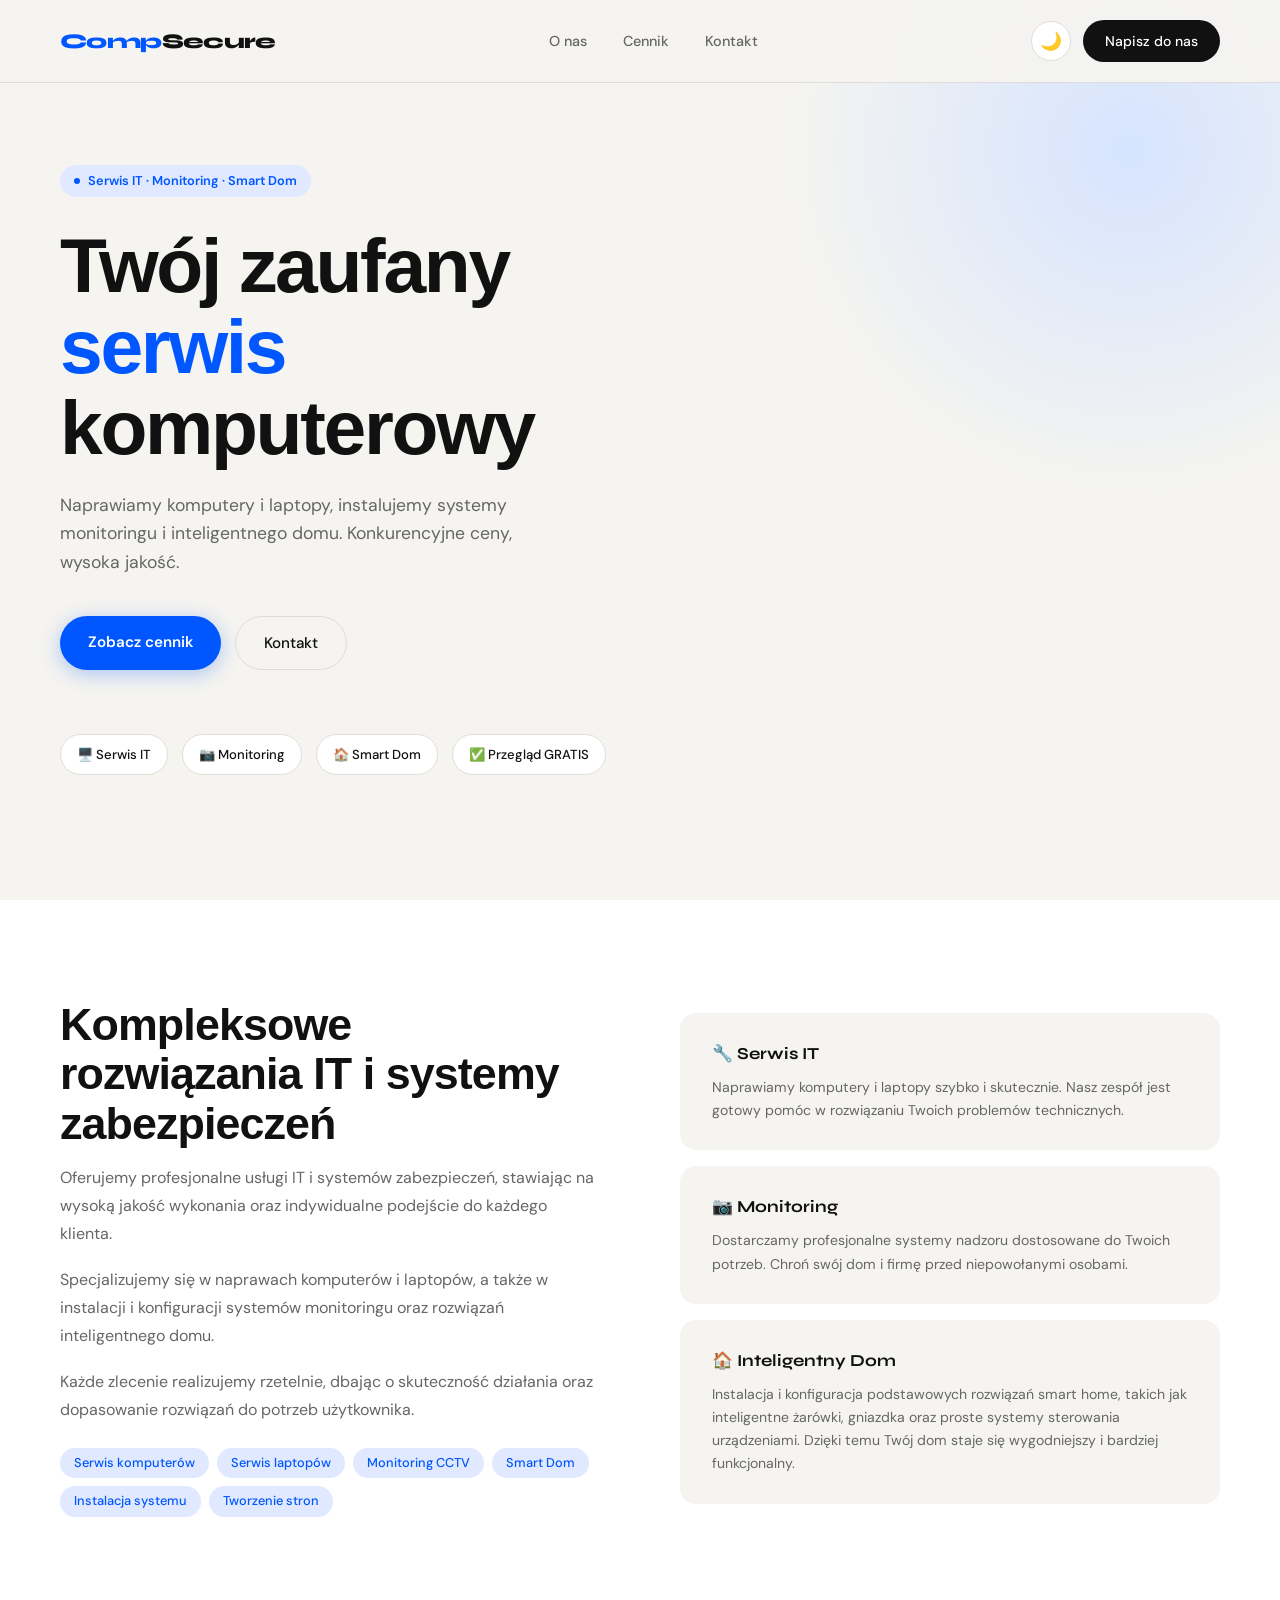
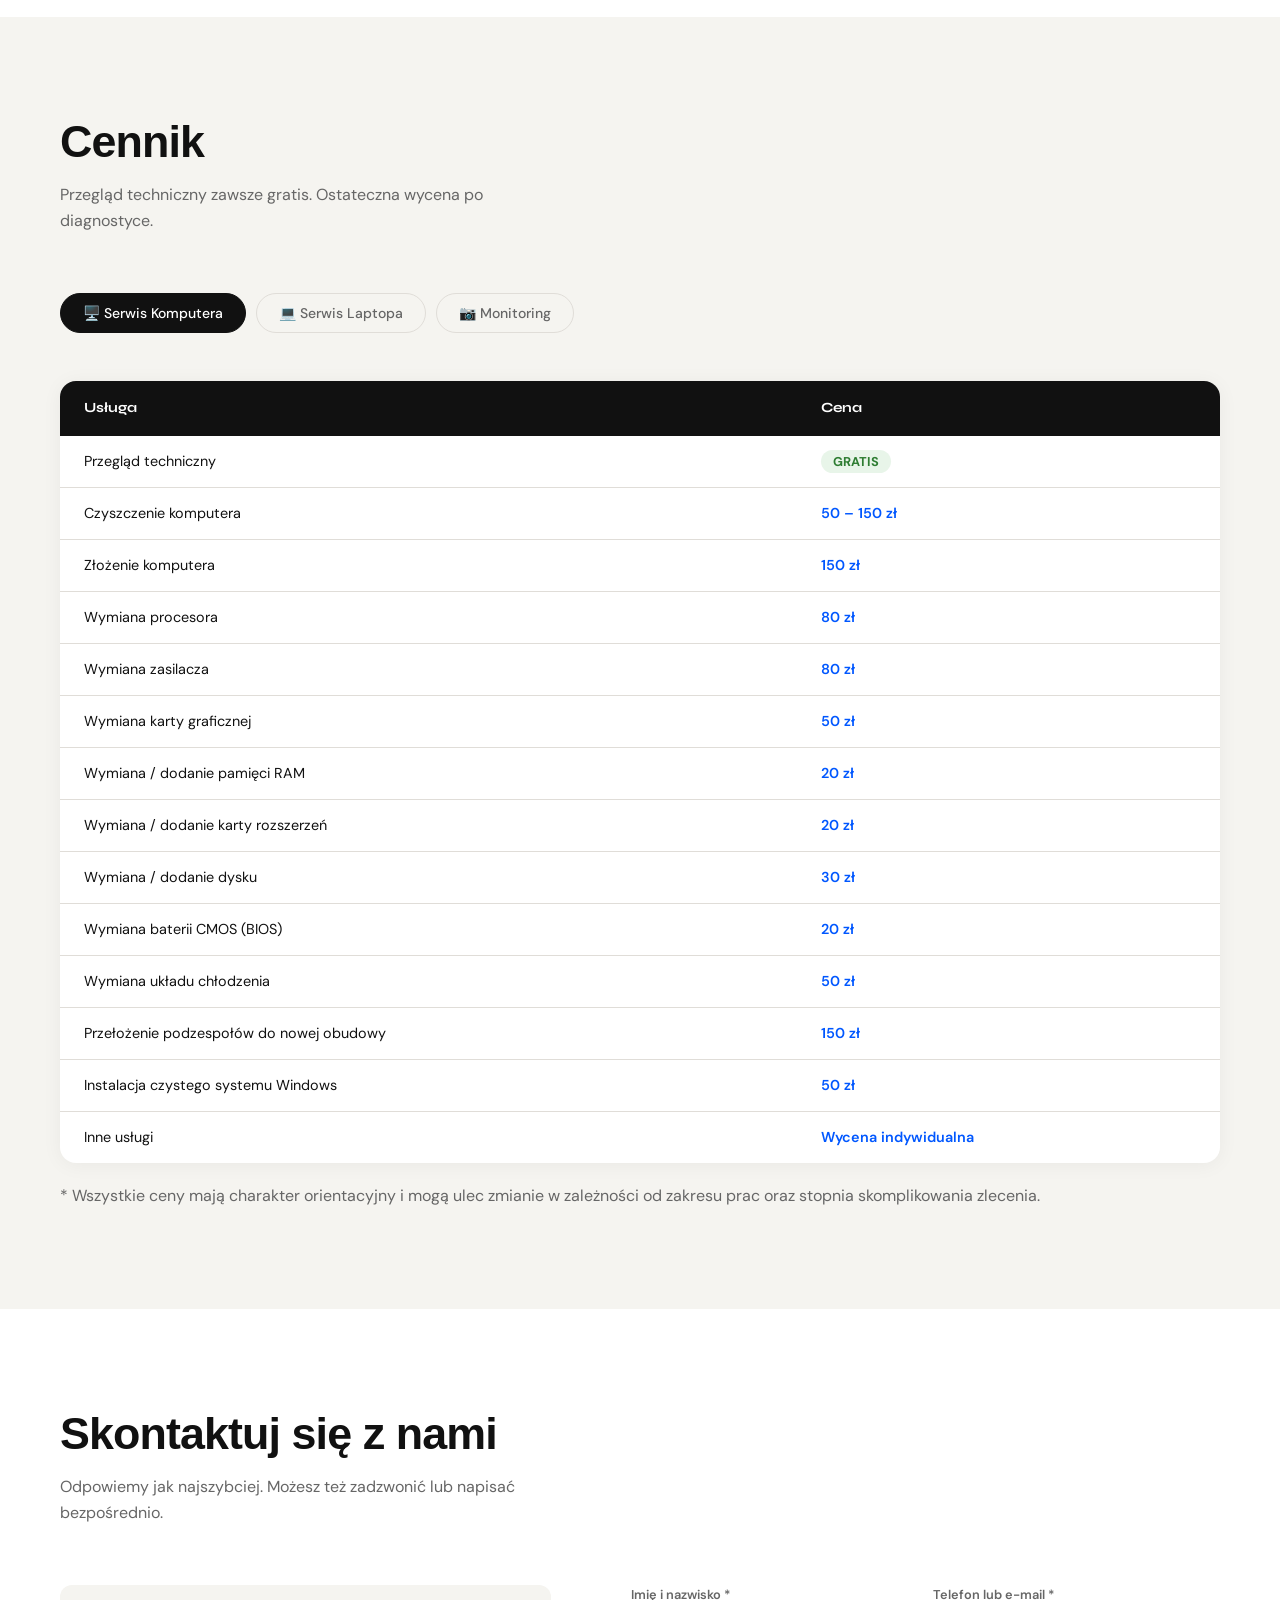
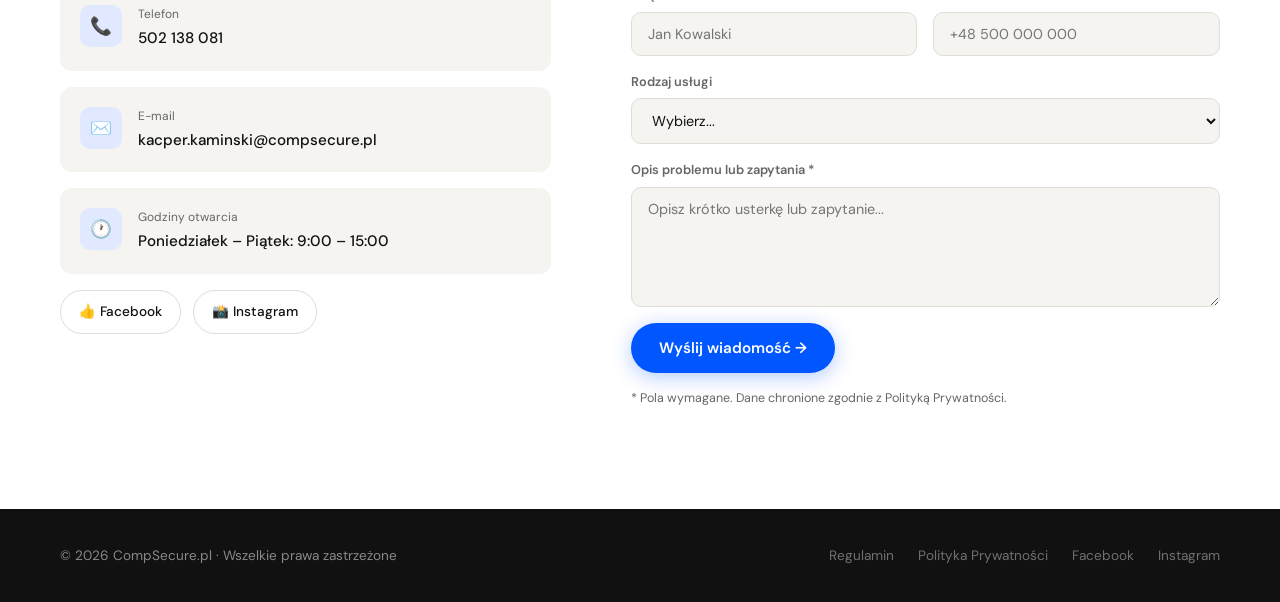
<file: index.html>
<!DOCTYPE html>
<html lang="pl">
<head>
  <meta charset="UTF-8" />
  <meta name="viewport" content="width=device-width, initial-scale=1.0"/>
  <title>CompSecure – Serwis Komputerowy</title>
  <link href="https://fonts.googleapis.com/css2?family=DM+Sans:wght@300;400;500;600&family=Syne:wght@700;800&display=swap" rel="stylesheet"/>
  <link rel="stylesheet" href="style.css">
  <link rel="icon" href="logobialemale.png">
</head>
<body>

<nav>
  <a class="nav-logo" href="index.html"><span>Comp</span>Secure</a>
  <ul class="nav-links">
    <li><a href="#about">O nas</a></li>
    <li><a href="#pricing">Cennik</a></li>
    <li><a href="#contact">Kontakt</a></li>
  </ul>
  <div style="display:flex;align-items:center;gap:12px">
    <button class="theme-toggle" onclick="toggleTheme()" id="themeBtn" title="Przełącz tryb">🌙</button>
    <a href="index.html#contact" class="nav-cta">Napisz do nas</a>
  </div>
</nav>

<section class="hero" id="home">
  <div class="hero-bg"></div>
  <div class="hero-content">
    <div class="hero-badge">Serwis IT · Monitoring · Smart Dom</div>
    <h1>Twój zaufany<br/><em>serwis</em><br/>komputerowy</h1>
    <p>Naprawiamy komputery i laptopy, instalujemy systemy monitoringu i inteligentnego domu. Konkurencyjne ceny, wysoka jakość.</p>
    <div class="hero-btns">
      <a href="#pricing" class="btn-primary">Zobacz cennik</a>
      <a href="#contact" class="btn-ghost">Kontakt</a>
    </div>
    <div class="hero-icons">
      <div class="hero-icon-item">🖥️ Serwis IT</div>
      <div class="hero-icon-item">📷 Monitoring</div>
      <div class="hero-icon-item">🏠 Smart Dom</div>
      <div class="hero-icon-item">✅ Przegląd GRATIS</div>
    </div>
  </div>
</section>

<section id="about">
  <div class="about-grid">
    <div class="about-text">
      <h2 class="section-title">Kompleksowe rozwiązania IT i systemy zabezpieczeń</h2>
      <p>Oferujemy profesjonalne usługi IT i systemów zabezpieczeń, stawiając na wysoką jakość wykonania oraz indywidualne podejście do każdego klienta.</p>
      <p>Specjalizujemy się w naprawach komputerów i laptopów, a także w instalacji i konfiguracji systemów monitoringu oraz rozwiązań inteligentnego domu.</p>
      <p>Każde zlecenie realizujemy rzetelnie, dbając o skuteczność działania oraz dopasowanie rozwiązań do potrzeb użytkownika.</p>
      <div class="tag-list">
        <span class="tag">Serwis komputerów</span>
        <span class="tag">Serwis laptopów</span>
        <span class="tag">Monitoring CCTV</span>
        <span class="tag">Smart Dom</span>
        <span class="tag">Instalacja systemu</span>
        <span class="tag">Tworzenie stron</span>
      </div>
    </div>
    <div class="about-cards">
      <div class="about-card">
        <h3>🔧 Serwis IT</h3>
        <p>Naprawiamy komputery i laptopy szybko i skutecznie. Nasz zespół jest gotowy pomóc w rozwiązaniu Twoich problemów technicznych.</p>
      </div>
      <div class="about-card">
        <h3>📷 Monitoring</h3>
        <p>Dostarczamy profesjonalne systemy nadzoru dostosowane do Twoich potrzeb. Chroń swój dom i firmę przed niepowołanymi osobami.</p>
      </div>
      <div class="about-card">
        <h3>🏠 Inteligentny Dom</h3>
        <p>Instalacja i konfiguracja podstawowych rozwiązań smart home, takich jak inteligentne żarówki, gniazdka oraz proste systemy sterowania urządzeniami. Dzięki temu Twój dom staje się wygodniejszy i bardziej funkcjonalny.</p>
      </div>
    </div>
  </div>
</section>

<section id="pricing">
  <h2 class="section-title">Cennik</h2>
  <p class="section-sub">Przegląd techniczny zawsze gratis. Ostateczna wycena po diagnostyce.</p>
  <div class="pricing-tabs">
    <button class="tab-btn active" onclick="showTab('komputer', this)">🖥️ Serwis Komputera</button>
    <button class="tab-btn" onclick="showTab('laptop', this)">💻 Serwis Laptopa</button>
    <button class="tab-btn" onclick="showTab('monitoring', this)">📷 Monitoring</button>
  </div>

  <div class="pricing-table-wrap active" id="tab-komputer">
    <table>
      <thead><tr><th>Usługa</th><th>Cena</th></tr></thead>
      <tbody>
        <tr><td>Przegląd techniczny</td><td><span class="free-badge">GRATIS</span></td></tr>
        <tr><td>Czyszczenie komputera</td><td>50 – 150 zł</td></tr>
        <tr><td>Złożenie komputera</td><td>150 zł</td></tr>
        <tr><td>Wymiana procesora</td><td>80 zł</td></tr>
        <tr><td>Wymiana zasilacza</td><td>80 zł</td></tr>
        <tr><td>Wymiana karty graficznej</td><td>50 zł</td></tr>
        <tr><td>Wymiana / dodanie pamięci RAM</td><td>20 zł</td></tr>
        <tr><td>Wymiana / dodanie karty rozszerzeń</td><td>20 zł</td></tr>
        <tr><td>Wymiana / dodanie dysku</td><td>30 zł</td></tr>
        <tr><td>Wymiana baterii CMOS (BIOS)</td><td>20 zł</td></tr>
        <tr><td>Wymiana układu chłodzenia</td><td>50 zł</td></tr>
        <tr><td>Przełożenie podzespołów do nowej obudowy</td><td>150 zł</td></tr>
        <tr><td>Instalacja czystego systemu Windows</td><td>50 zł</td></tr>
        <tr><td>Inne usługi</td><td>Wycena indywidualna</td></tr>
      </tbody>
    </table>
  </div>

  <div class="pricing-table-wrap" id="tab-laptop">
    <table>
      <thead><tr><th>Usługa</th><th>Cena</th></tr></thead>
      <tbody>
        <tr><td>Przegląd techniczny</td><td><span class="free-badge">GRATIS</span></td></tr>
        <tr><td>Czyszczenie laptopa</td><td>od 150 zł</td></tr>
        <tr><td>Wymiana / dodanie pamięci RAM</td><td>100 zł</td></tr>
        <tr><td>Wymiana / dodanie dysku</td><td>30 – 100 zł</td></tr>
        <tr><td>Instalacja czystego systemu Windows</td><td>50 zł</td></tr>
        <tr><td>Inne usługi</td><td>Wycena indywidualna</td></tr>
      </tbody>
    </table>
  </div>

  <div class="pricing-table-wrap" id="tab-monitoring">
    <table>
      <thead><tr><th>Usługa</th><th>Cena</th></tr></thead>
      <tbody>
        <tr><td>Wykonanie projektu</td><td><span class="free-badge">GRATIS</span></td></tr>
      </tbody>
    </table>
    <div class="monitoring-note">
      💬 Wycenę dostosowujemy do Twoich potrzeb, uwzględniając specyfikę budynku i rozmieszczenie kamer. Skontaktuj się z nami, aby umówić spotkanie i otrzymać spersonalizowaną ofertę.
    </div>
  </div>
  <p class="section-sub-1">* Wszystkie ceny mają charakter orientacyjny i mogą ulec zmianie w zależności od zakresu prac oraz stopnia skomplikowania zlecenia.</p>
</section>

<section id="contact">
  <h2 class="section-title">Skontaktuj się z nami</h2>
  <p class="section-sub">Odpowiemy jak najszybciej. Możesz też zadzwonić lub napisać bezpośrednio.</p>

  <div class="contact-grid">
    <div class="contact-info">
      <div class="contact-item">
        <div class="contact-icon">📞</div>
        <div>
          <div class="contact-item-label">Telefon</div>
          <div class="contact-item-value"><a href="tel:502138081">502 138 081</a></div>
        </div>
      </div>
      <div class="contact-item">
        <div class="contact-icon">✉️</div>
        <div>
          <div class="contact-item-label">E-mail</div>
          <div class="contact-item-value"><a href="mailto:kacper.kaminski@compsecure.pl">kacper.kaminski@compsecure.pl</a></div>
        </div>
      </div>
      <div class="contact-item">
        <div class="contact-icon">🕐</div>
        <div>
          <div class="contact-item-label">Godziny otwarcia</div>
          <div class="contact-item-value">Poniedziałek – Piątek: 9:00 – 15:00</div>
        </div>
      </div>
      <div class="social-links">
        <a href="https://www.facebook.com/CompAndSecure/" target="_blank" class="social-btn">👍 Facebook</a>
        <a href="https://www.instagram.com/comp.secure/" target="_blank" class="social-btn">📸 Instagram</a>
      </div>
    </div>

<form class="form" action="https://formspree.io/f/xwvaovkk" method="POST">

  <div class="form-row">
    <div class="field">
      <label>Imię i nazwisko *</label>
      <input type="text" id="name" name="name" placeholder="Jan Kowalski" required />
    </div>

    <div class="field">
      <label>Telefon lub e-mail *</label>
      <input type="text" id="contactField" name="contact" placeholder="+48 500 000 000" required />
    </div>
  </div>

  <div class="field">
    <label>Rodzaj usługi</label>
    <select id="device" name="service">
      <option value="">Wybierz...</option>
      <option>Serwis komputera</option>
      <option>Serwis laptopa</option>
      <option>Monitoring</option>
      <option>Smart Dom</option>
      <option>Inne</option>
    </select>
  </div>

  <div class="field">
    <label>Opis problemu lub zapytania *</label>
    <textarea id="message" name="message" placeholder="Opisz krótko usterkę lub zapytanie..." required></textarea>
  </div>

  <button class="form-submit" type="submit">
    Wyślij wiadomość →
  </button>

  <p class="form-note">
    * Pola wymagane. Dane chronione zgodnie z Polityką Prywatności.
  </p>

  <div class="form-success" id="formSuccess">
    ✅ Dziękujemy! Odezwiemy się jak najszybciej.
  </div>

</form>
  </div>
</section>

<footer>
  <div>© <span id="year"></span> CompSecure.pl · Wszelkie prawa zastrzeżone</div>
  <div class="footer-links">
    <a href="regulamin.html">Regulamin</a>
    <a href="polityka.html">Polityka Prywatności</a>
    <a href="https://www.facebook.com/CompAndSecure/" target="_blank">Facebook</a>
    <a href="https://www.instagram.com/comp.secure/" target="_blank">Instagram</a>
  </div>
</footer>
<script src="script.js"></script>
</body>
</html>
</file>
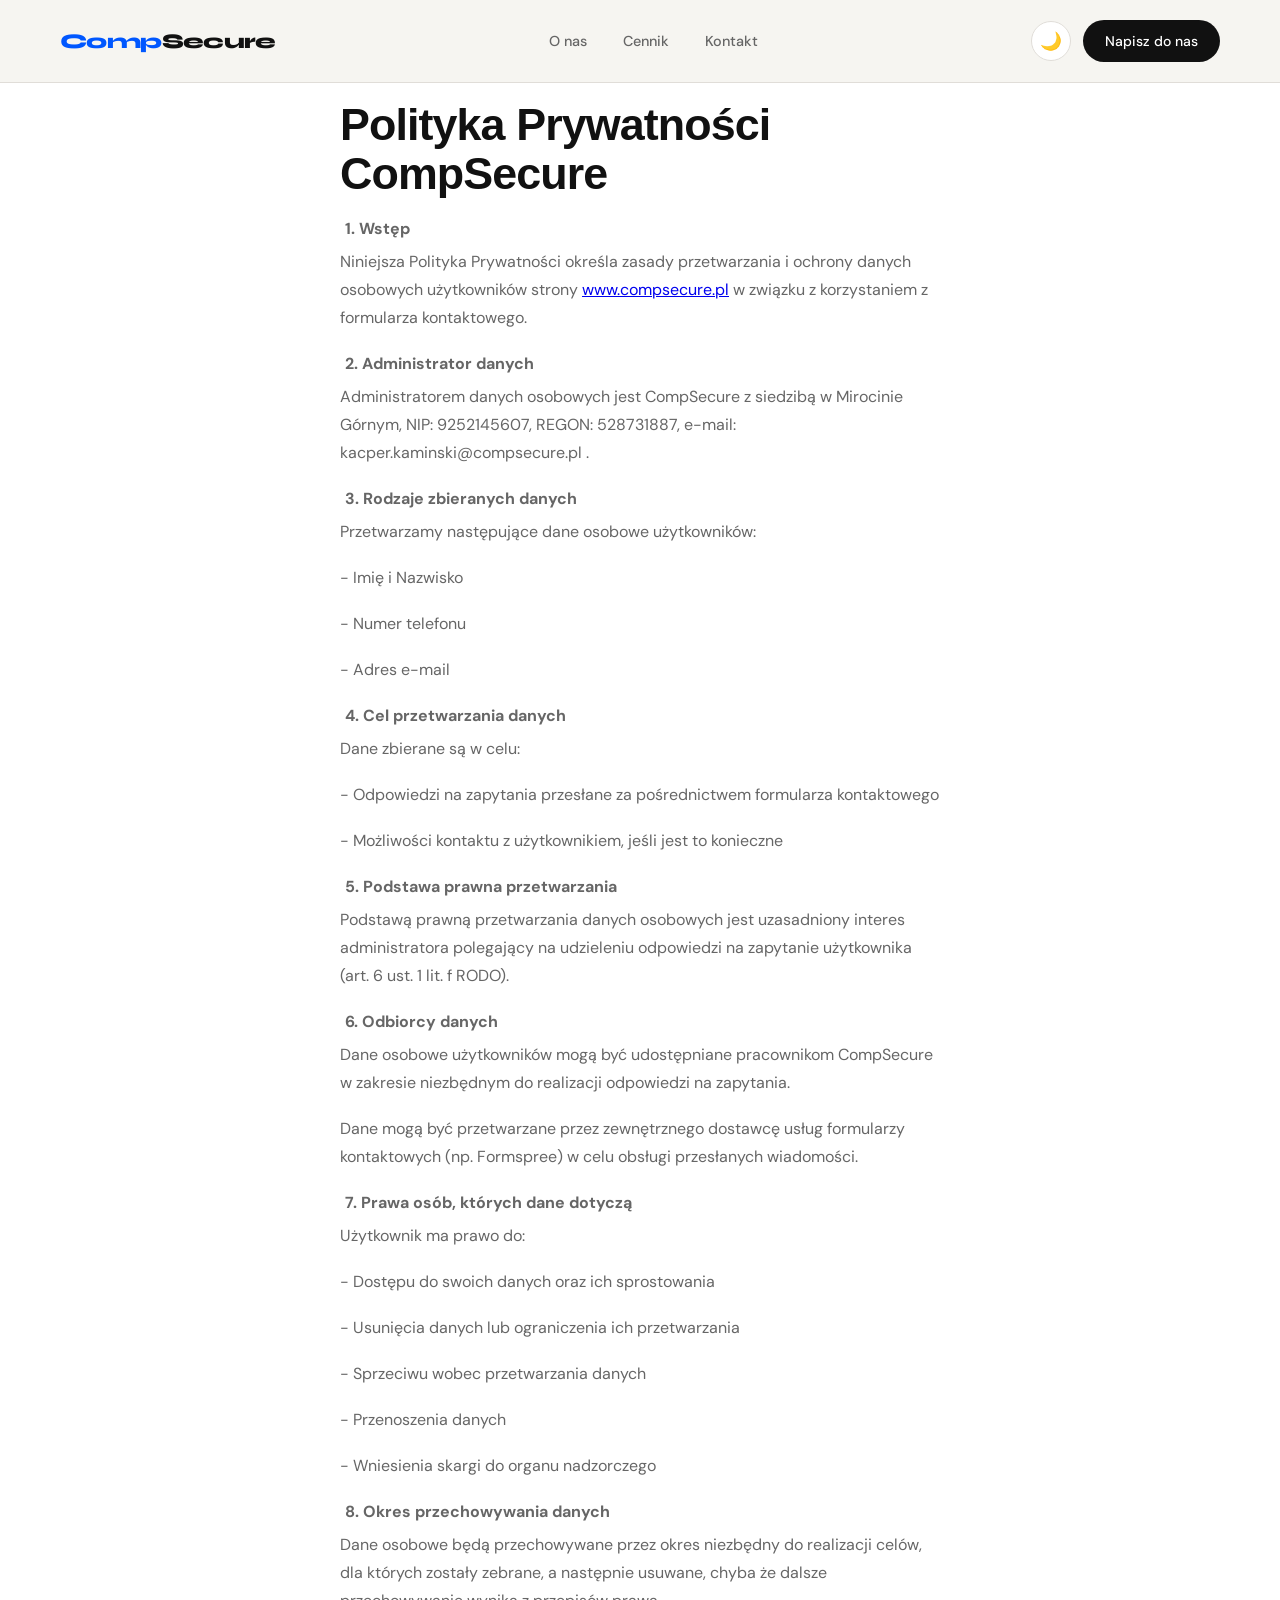
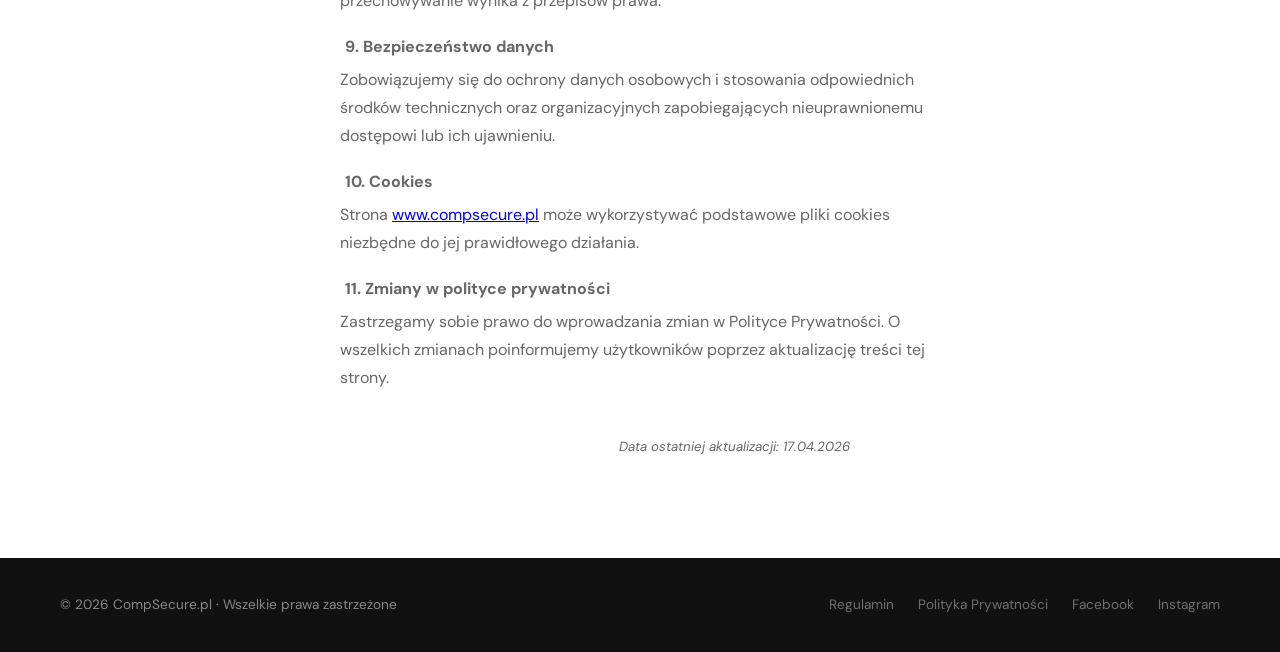
<file: polityka.html>
<!DOCTYPE html>
<html lang="pl">
<head>
  <meta charset="UTF-8" />
  <meta name="viewport" content="width=device-width, initial-scale=1.0"/>
  <title>CompSecure – Serwis Komputerowy</title>
  <link href="https://fonts.googleapis.com/css2?family=DM+Sans:wght@300;400;500;600&family=Syne:wght@700;800&display=swap" rel="stylesheet"/>
  <link rel="stylesheet" href="style.css">
</head>
<body>

<nav>
  <a class="nav-logo" href="index.html"><span>Comp</span>Secure</a>
  <ul class="nav-links">
    <li><a href="index.html#about">O nas</a></li>
    <li><a href="index.html#pricing">Cennik</a></li>
    <li><a href="index.html#contact">Kontakt</a></li>
  </ul>
  <div style="display:flex;align-items:center;gap:12px">
    <button class="theme-toggle" onclick="toggleTheme()" id="themeBtn" title="Przełącz tryb">🌙</button>
    <a href="index.html#contact" class="nav-cta">Napisz do nas</a>
  </div>
</nav>

<section id="about">
  <div class="about-grid-regulamin">
	<div></div>
    <div class="about-text">
      <h2 class="section-title">Polityka Prywatności CompSecure</h2> 
		

        <p id="paragraf">1. Wstęp</p>
        <p id="numer">Niniejsza Polityka Prywatności określa zasady przetwarzania i ochrony danych osobowych użytkowników strony <a href="https://compsecure.pl">www.compsecure.pl</a> w związku z korzystaniem z formularza kontaktowego.</p>
        <p id="paragraf">2. Administrator danych</p>
        <p id="numer">Administratorem danych osobowych jest CompSecure z siedzibą w Mirocinie Górnym, NIP: 9252145607, REGON: 528731887, e-mail: kacper.kaminski@compsecure.pl .</p>
        <p id="paragraf">3. Rodzaje zbieranych danych</p>
        <p id="numer">Przetwarzamy następujące dane osobowe użytkowników:</p>
        <p id="minus">- Imię i Nazwisko</p>
        <p id="minus">- Numer telefonu</p>
		<p id="minus">- Adres e-mail</p>
        <p id="paragraf">4. Cel przetwarzania danych</p>
        <p id="numer">Dane zbierane są w celu:</p>
        <p id="minus">- Odpowiedzi na zapytania przesłane za pośrednictwem formularza kontaktowego</p>
        <p id="minus">- Możliwości kontaktu z użytkownikiem, jeśli jest to konieczne</p>
        <p id="paragraf">5. Podstawa prawna przetwarzania</p>
        <p id="numer">Podstawą prawną przetwarzania danych osobowych jest uzasadniony interes administratora polegający na udzieleniu odpowiedzi na zapytanie użytkownika (art. 6 ust. 1 lit. f RODO).</p>
        <p id="paragraf">6. Odbiorcy danych</p>
        <p id="numer">Dane osobowe użytkowników mogą być udostępniane pracownikom CompSecure w zakresie niezbędnym do realizacji odpowiedzi na zapytania.</p>
		<p id="numer">Dane mogą być przetwarzane przez zewnętrznego dostawcę usług formularzy kontaktowych (np. Formspree) w celu obsługi przesłanych wiadomości.</p>
        <p id="paragraf">7. Prawa osób, których dane dotyczą</p>
        <p id="numer">Użytkownik ma prawo do:</p>
        <p id="minus">- Dostępu do swoich danych oraz ich sprostowania</p>
        <p id="minus">- Usunięcia danych lub ograniczenia ich przetwarzania</p>
        <p id="minus">- Sprzeciwu wobec przetwarzania danych</p>
        <p id="minus">- Przenoszenia danych</p>
        <p id="minus">- Wniesienia skargi do organu nadzorczego</p>
        <p id="paragraf">8. Okres przechowywania danych</p>
        <p id="numer">Dane osobowe będą przechowywane przez okres niezbędny do realizacji celów, dla których zostały zebrane, a następnie usuwane, chyba że dalsze przechowywanie wynika z przepisów prawa.</p>
        <p id="paragraf">9. Bezpieczeństwo danych</p>
        <p id="numer">Zobowiązujemy się do ochrony danych osobowych i stosowania odpowiednich środków technicznych oraz organizacyjnych zapobiegających nieuprawnionemu dostępowi lub ich ujawnieniu.</p>
        <p id="paragraf">10. Cookies</p>
        <p id="numer">Strona <a href="https://compsecure.pl">www.compsecure.pl</a> może wykorzystywać podstawowe pliki cookies niezbędne do jej prawidłowego działania.</p>
        <p id="paragraf">11. Zmiany w polityce prywatności</p>
        <p id="numer">Zastrzegamy sobie prawo do wprowadzania zmian w Polityce Prywatności. O wszelkich zmianach poinformujemy użytkowników poprzez aktualizację treści tej strony.</p><br>
        <p id="data">Data ostatniej aktualizacji: 17.04.2026</p>


		
    </div>
	<div></div>
  </div>
</section>

<footer>
  <div>© <span id="year"></span> CompSecure.pl · Wszelkie prawa zastrzeżone</div>
  <div class="footer-links">
    <a href="https://compsecure.pl/regulamin.html">Regulamin</a>
    <a href="https://compsecure.pl/polityka.html">Polityka Prywatności</a>
    <a href="https://www.facebook.com/CompAndSecure/" target="_blank">Facebook</a>
    <a href="https://www.instagram.com/comp.secure/" target="_blank">Instagram</a>
  </div>
</footer>
<script src="script.js"></script>
</body>
</html>
</file>
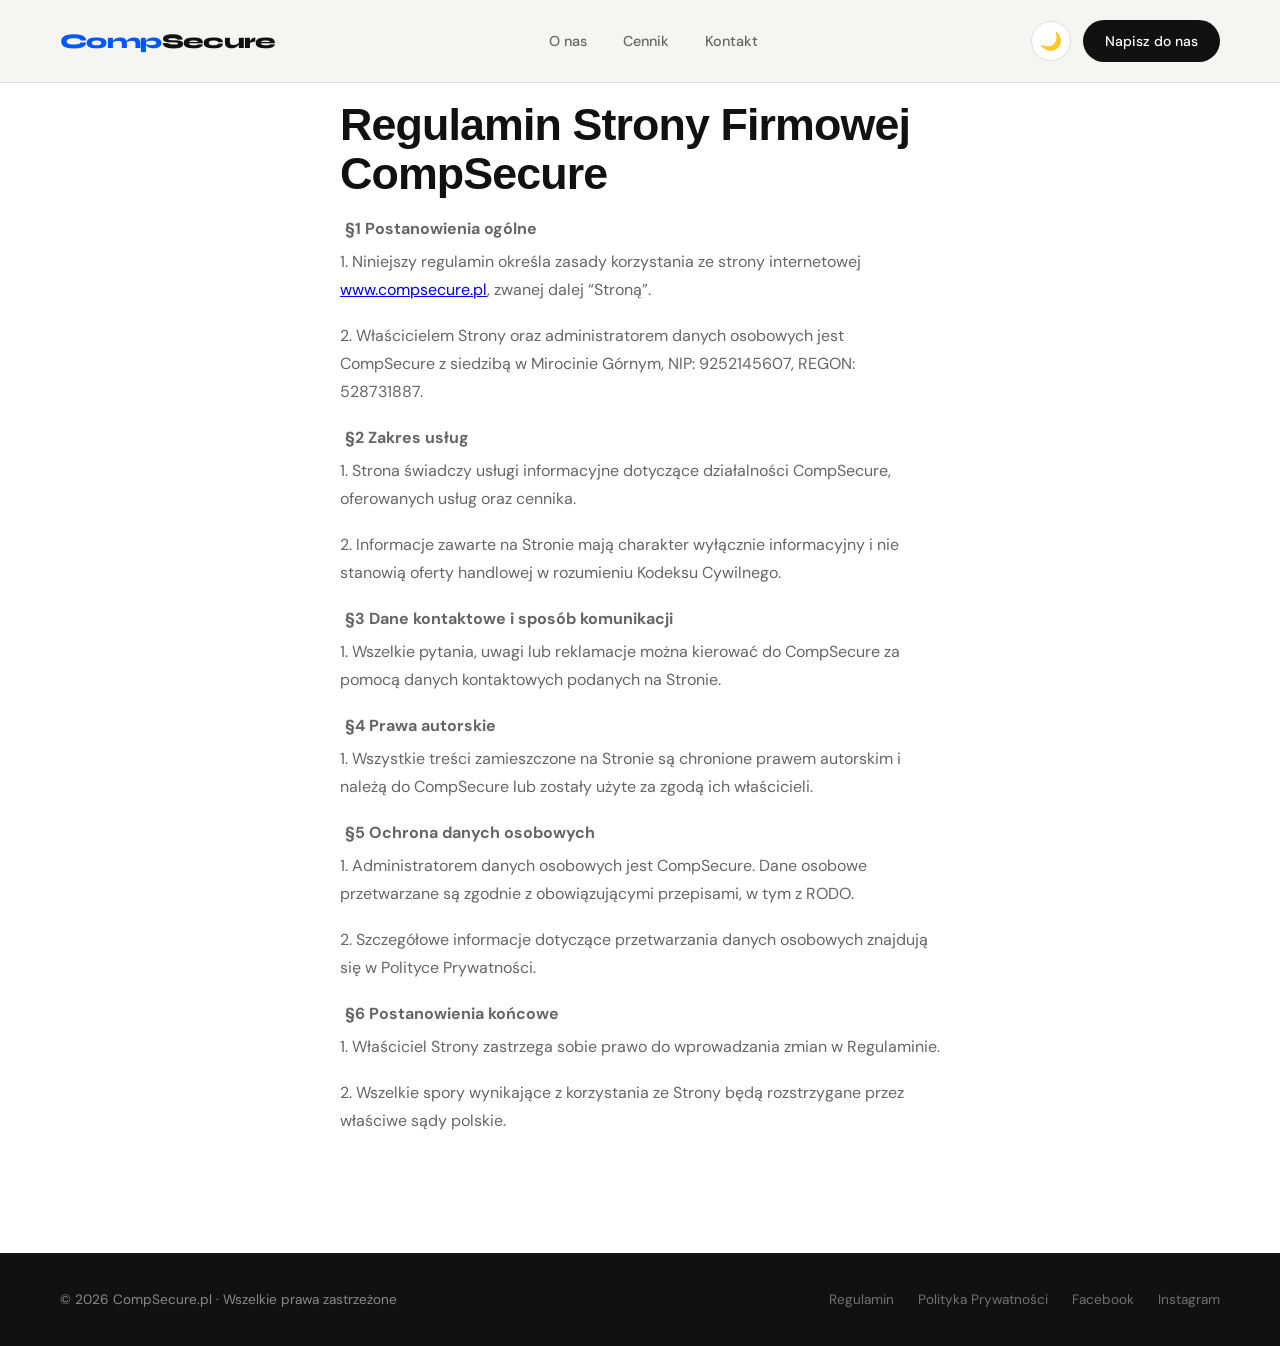
<file: regulamin.html>
<!DOCTYPE html>
<html lang="pl">
<head>
  <meta charset="UTF-8" />
  <meta name="viewport" content="width=device-width, initial-scale=1.0"/>
  <title>CompSecure – Serwis Komputerowy</title>
  <link href="https://fonts.googleapis.com/css2?family=DM+Sans:wght@300;400;500;600&family=Syne:wght@700;800&display=swap" rel="stylesheet"/>
  <link rel="stylesheet" href="style.css">
</head>
<body>

<nav>
  <a class="nav-logo" href="index.html"><span>Comp</span>Secure</a>
  <ul class="nav-links">
    <li><a href="index.html#about">O nas</a></li>
    <li><a href="index.html#pricing">Cennik</a></li>
    <li><a href="index.html#contact">Kontakt</a></li>
  </ul>
  <div style="display:flex;align-items:center;gap:12px">
    <button class="theme-toggle" onclick="toggleTheme()" id="themeBtn" title="Przełącz tryb">🌙</button>
    <a href="index.html#contact" class="nav-cta">Napisz do nas</a>
  </div>
</nav>

<section id="about">
  <div class="about-grid-regulamin">
	<div></div>
    <div class="about-text">
      <h2 class="section-title">Regulamin Strony Firmowej CompSecure</h2> 
		<p id="paragraf">§1 Postanowienia ogólne</p>
        <p id="numer">1. Niniejszy regulamin określa zasady korzystania ze strony internetowej <a href="https://compsecure.pl">www.compsecure.pl</a>, zwanej dalej “Stroną”.</p>
        <p id="numer">2. Właścicielem Strony oraz administratorem danych osobowych jest ​CompSecure z siedzibą w Mirocinie Górnym, NIP: 9252145607, REGON: 528731887.</p>
        <p id="paragraf">§2 Zakres usług</p>
        <p id="numer">1. Strona świadczy usługi informacyjne dotyczące działalności ​CompSecure, oferowanych usług oraz cennika.</p>
        <p id="numer">2. Informacje zawarte na Stronie mają charakter wyłącznie informacyjny i nie stanowią oferty handlowej w rozumieniu Kodeksu Cywilnego.</p>
        <p id="paragraf">§3 Dane kontaktowe i sposób komunikacji</p>
        <p id="numer">1. Wszelkie pytania, uwagi lub reklamacje można kierować do ​CompSecure za pomocą danych kontaktowych podanych na Stronie.</p>
        <p id="paragraf">§4 Prawa autorskie </p>
        <p id="numer">1. Wszystkie treści zamieszczone na Stronie są chronione prawem autorskim i należą do CompSecure lub zostały użyte za zgodą ich właścicieli.</p>
        <p id="paragraf">§5 Ochrona danych osobowych</p>
        <p id="numer">1. Administratorem danych osobowych jest ​CompSecure. Dane osobowe przetwarzane są zgodnie z obowiązującymi przepisami, w tym z RODO.</p>
        <p id="numer">2. Szczegółowe informacje dotyczące przetwarzania danych osobowych znajdują się w Polityce Prywatności.</p>
        <p id="paragraf">§6 Postanowienia końcowe</p>
        <p id="numer">1. Właściciel Strony zastrzega sobie prawo do wprowadzania zmian w Regulaminie.</p>
        <p id="numer">2. Wszelkie spory wynikające z korzystania ze Strony będą rozstrzygane przez właściwe sądy polskie.</p>	  
    </div>
	<div></div>
  </div>
</section>

<footer>
  <div>© <span id="year"></span> CompSecure.pl · Wszelkie prawa zastrzeżone</div>
  <div class="footer-links">
    <a href="https://compsecure.pl/regulamin.html">Regulamin</a>
    <a href="https://compsecure.pl/polityka.html">Polityka Prywatności</a>
    <a href="https://www.facebook.com/CompAndSecure/" target="_blank">Facebook</a>
    <a href="https://www.instagram.com/comp.secure/" target="_blank">Instagram</a>
  </div>
</footer>
<script src="script.js"></script>
</body>
</html>
</file>
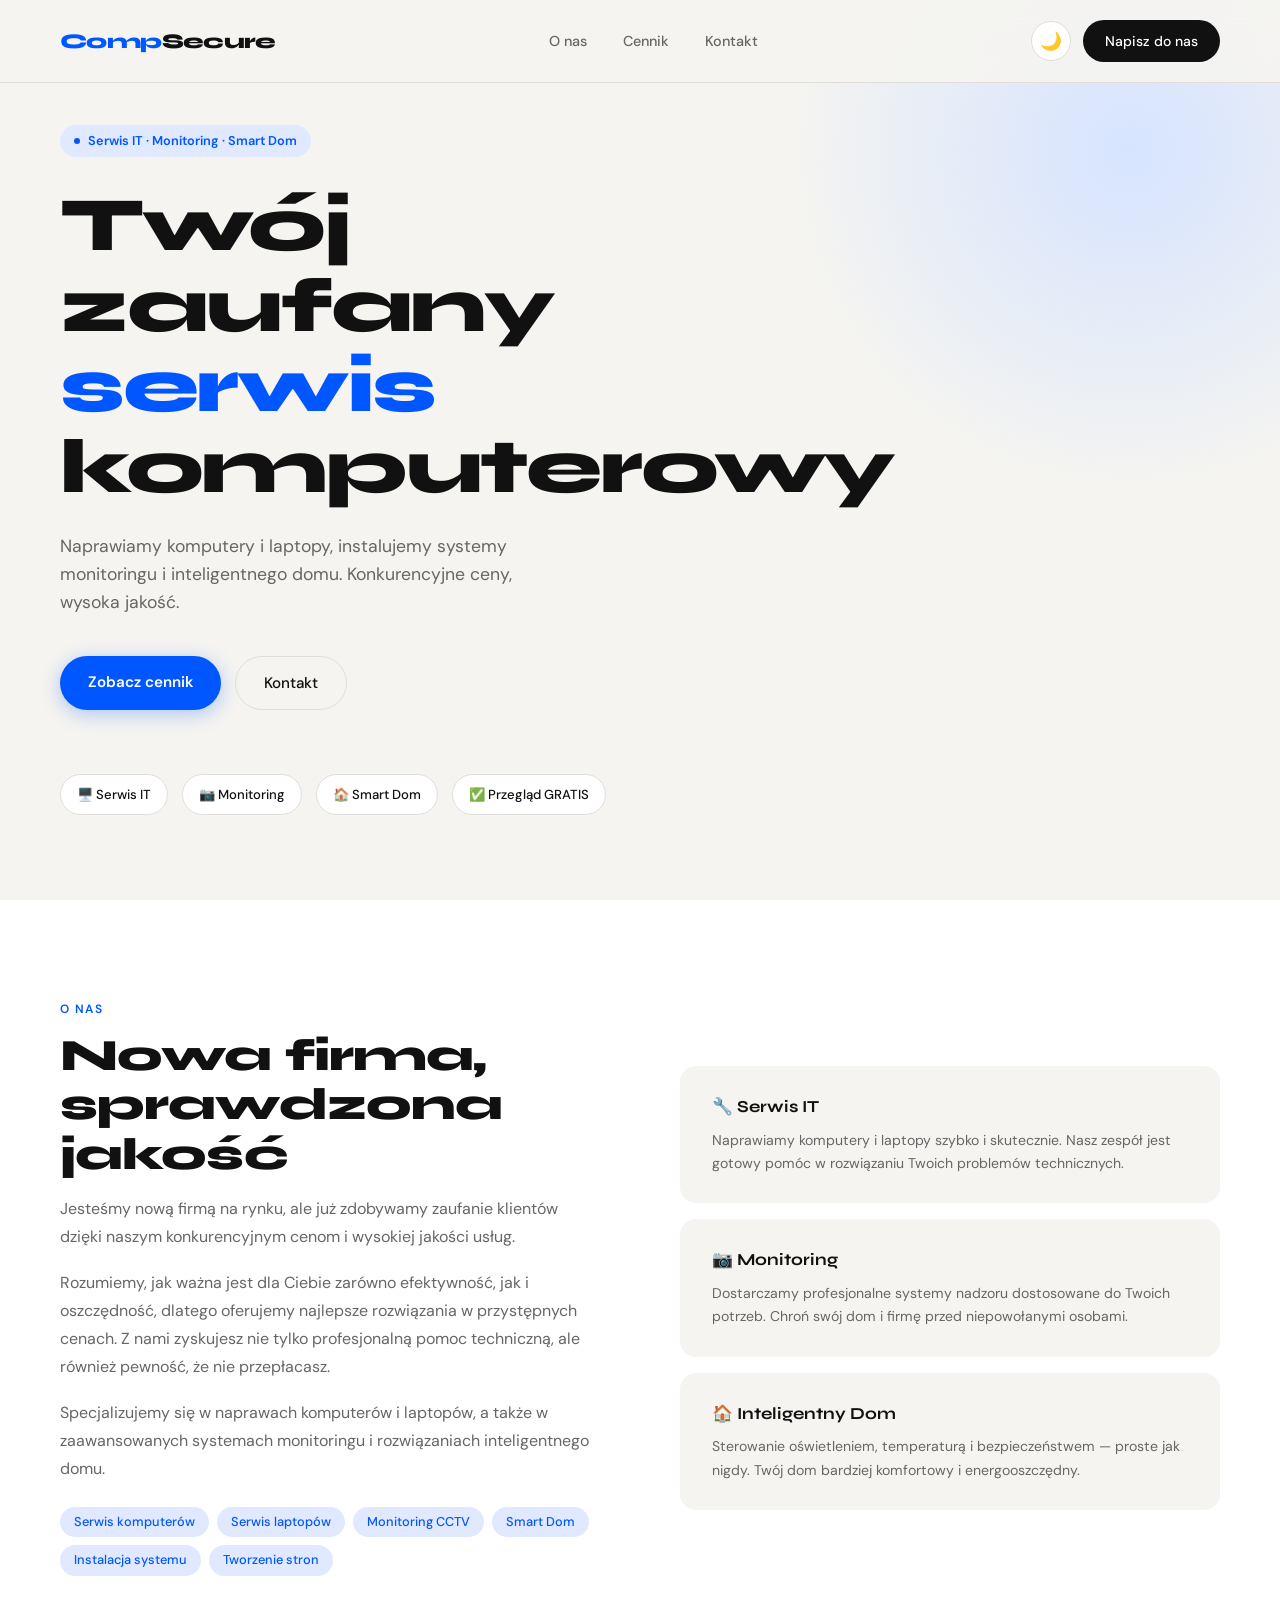
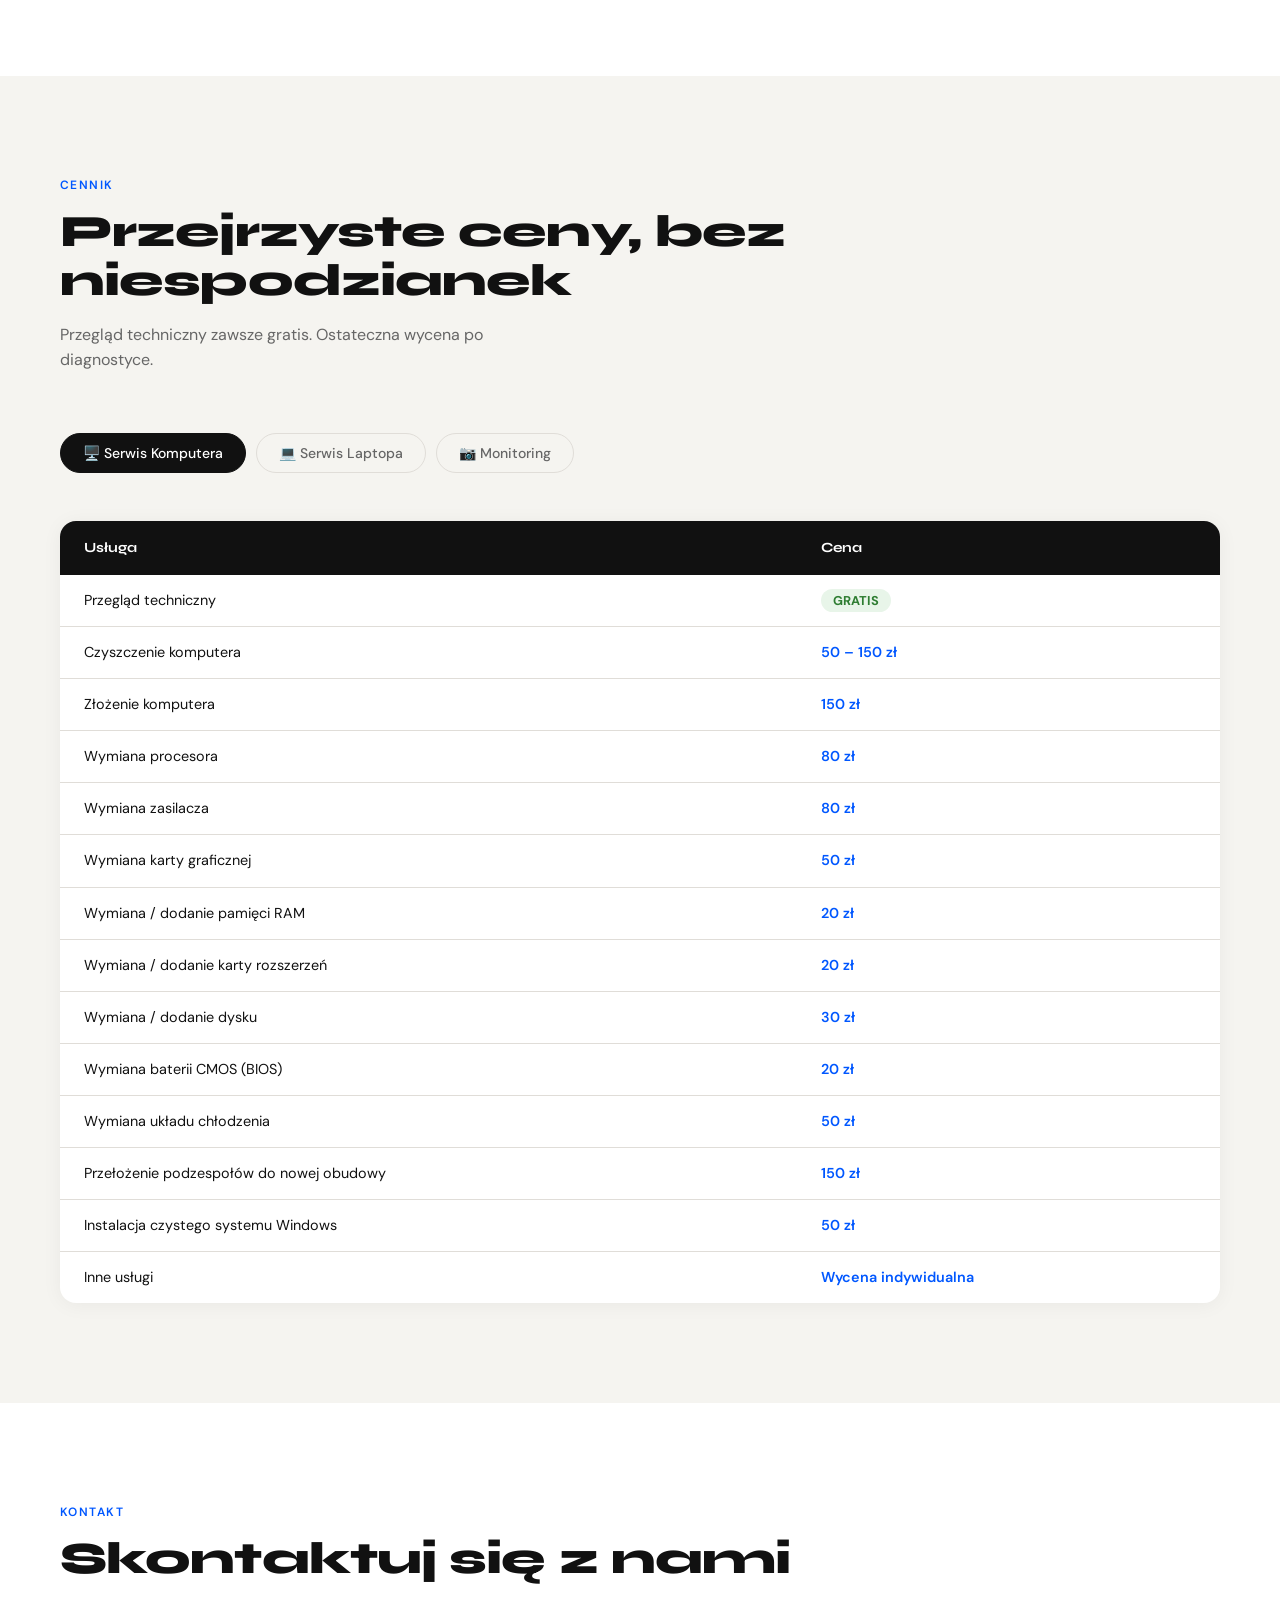
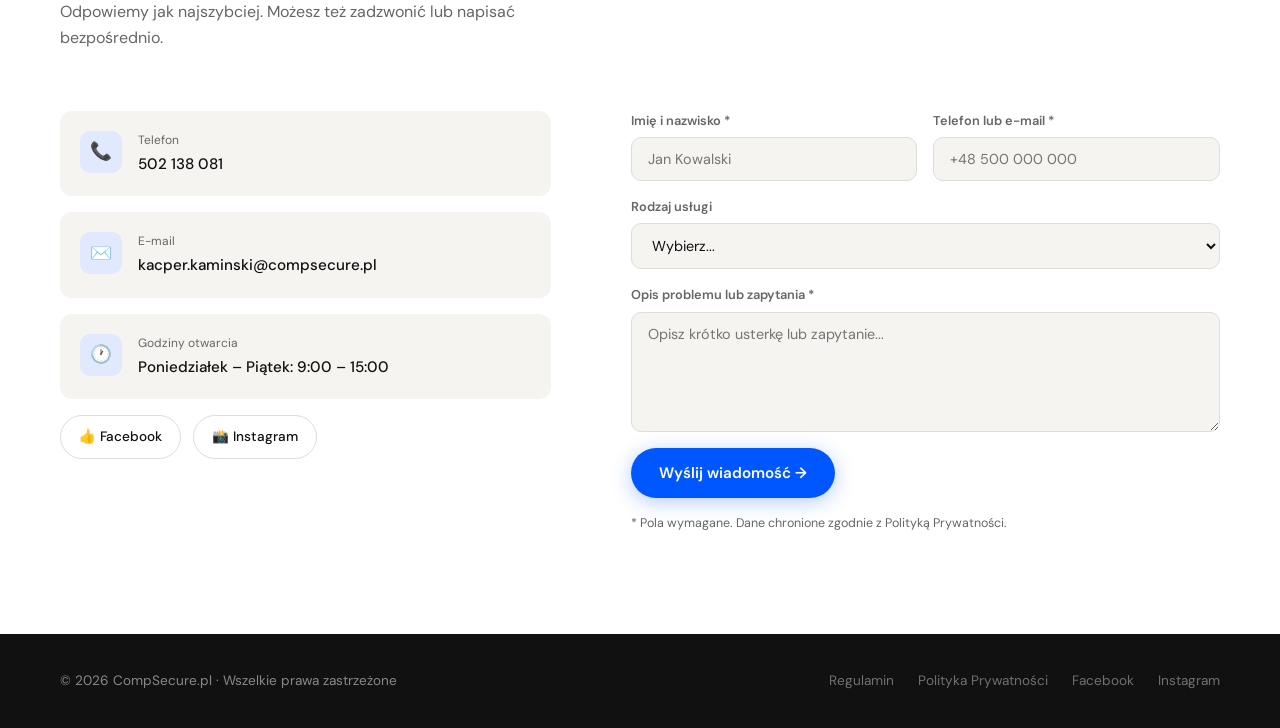
<file: stronatestowa123.html>
<!DOCTYPE html>
<html lang="pl">
<head>
  <meta charset="UTF-8" />
  <meta name="viewport" content="width=device-width, initial-scale=1.0"/>
  <title>CompSecure – Serwis Komputerowy</title>
  <link href="https://fonts.googleapis.com/css2?family=DM+Sans:wght@300;400;500;600&family=Syne:wght@700;800&display=swap" rel="stylesheet"/>
  <style>
    *, *::before, *::after { box-sizing: border-box; margin: 0; padding: 0; }

    :root {
      --bg: #f5f4f0;
      --surface: #ffffff;
      --ink: #111111;
      --ink-light: #666;
      --accent: #0057ff;
      --accent-dim: #e0e9ff;
      --border: #e0ddd8;
      --radius: 16px;
      --nav-bg: rgba(245,244,240,0.9);
    }

    html.dark {
      --bg: #0d0f14;
      --surface: #161920;
      --ink: #eceef3;
      --ink-light: #7a7f90;
      --accent: #5b96ff;
      --accent-dim: #111d35;
      --border: #23262f;
      --nav-bg: rgba(13,15,20,0.94);
    }

    /* Smooth theme transition */
    body, nav, section, footer,
    .about-card, .contact-item, .hero-icon-item,
    .tab-btn, table, input, textarea, select,
    .monitoring-note, .social-btn, .theme-toggle {
      transition: background 0.3s ease, border-color 0.3s ease, color 0.3s ease, box-shadow 0.3s ease;
    }

    html.dark .hero-bg {
      background: radial-gradient(circle, rgba(77,120,255,0.12) 0%, transparent 70%);
    }

    html.dark .nav-cta { background: var(--accent); color: #fff; }
    html.dark .nav-cta:hover { background: #7aadff; }

    html.dark thead tr { background: #0e1628; }
    html.dark table { box-shadow: 0 2px 24px rgba(0,0,0,0.5); }
    html.dark tbody tr:hover { background: var(--accent-dim); }
    html.dark td:last-child { color: var(--accent); }

    html.dark .free-badge { background: #0f2e18; color: #5ec97a; }

    html.dark .field input,
    html.dark .field textarea,
    html.dark .field select { background: #0a0c10; color: var(--ink); }
    html.dark .field input::placeholder,
    html.dark .field textarea::placeholder { color: #2e3245; }

    html.dark .tab-btn.active { background: var(--accent); border-color: var(--accent); color: #fff; }
    html.dark .btn-ghost { color: var(--ink); }
    html.dark footer { background: #07080c; }
    html.dark .form-success { background: #0f2e18; border-color: #2d6a3f; color: #5ec97a; }
    html.dark .btn-primary { box-shadow: 0 4px 20px rgba(91,150,255,0.25); }
    html.dark .btn-primary:hover { box-shadow: 0 8px 30px rgba(91,150,255,0.35); }
    html.dark .about-card { border: 1px solid var(--border); }
    html.dark table { border: 1px solid var(--border); }

    /* Theme toggle button */
    .theme-toggle {
      width: 40px; height: 40px;
      border-radius: 50%;
      border: 1.5px solid var(--border);
      background: var(--surface);
      cursor: pointer; font-size: 1.1rem;
      display: flex; align-items: center; justify-content: center;
      transition: all 0.2s;
      flex-shrink: 0;
    }
    .theme-toggle:hover { border-color: var(--accent); transform: rotate(20deg); }

    html { scroll-behavior: smooth; }

    body {
      font-family: 'DM Sans', sans-serif;
      background: var(--bg);
      color: var(--ink);
      line-height: 1.6;
      overflow-x: hidden;
    }

    nav {
      position: fixed; top: 0; left: 0; right: 0;
      z-index: 100;
      display: flex; justify-content: space-between; align-items: center;
      padding: 20px 60px;
      background: var(--nav-bg);
      backdrop-filter: blur(14px);
      border-bottom: 1px solid var(--border);
    }

    .nav-logo {
      font-family: 'Syne', sans-serif;
      font-size: 1.3rem; font-weight: 800;
      letter-spacing: -0.03em;
      color: var(--ink); text-decoration: none;
    }
    .nav-logo span { color: var(--accent); }

    .nav-links { display: flex; gap: 36px; list-style: none; }
    .nav-links a {
      text-decoration: none; color: var(--ink-light);
      font-size: 0.9rem; font-weight: 500;
      transition: color 0.2s;
    }
    .nav-links a:hover { color: var(--accent); }

    .nav-cta {
      background: var(--ink); color: #fff;
      padding: 10px 22px; border-radius: 100px;
      font-size: 0.875rem; font-weight: 500;
      text-decoration: none;
      transition: background 0.2s, transform 0.15s;
    }
    .nav-cta:hover { background: var(--accent); transform: translateY(-1px); }

    .hero {
      min-height: 100vh;
      display: flex; align-items: center;
      padding: 120px 60px 80px;
      position: relative; overflow: hidden;
    }

    .hero-bg {
      position: absolute; top: -200px; right: -200px;
      width: 700px; height: 700px;
      background: radial-gradient(circle, #d6e4ff 0%, transparent 70%);
      pointer-events: none;
      animation: float 8s ease-in-out infinite;
    }

    @keyframes float {
      0%, 100% { transform: translateY(0) scale(1); }
      50% { transform: translateY(-30px) scale(1.03); }
    }

    .hero-content { max-width: 680px; position: relative; z-index: 1; }

    .hero-badge {
      display: inline-flex; align-items: center; gap: 8px;
      background: var(--accent-dim); color: var(--accent);
      padding: 6px 14px; border-radius: 100px;
      font-size: 0.8rem; font-weight: 600;
      margin-bottom: 28px;
      opacity: 0; animation: fadeUp 0.6s 0.1s forwards;
    }
    .hero-badge::before {
      content: ''; width: 6px; height: 6px;
      background: var(--accent); border-radius: 50%;
    }

    .hero h1 {
      font-family: 'Syne', sans-serif;
      font-size: clamp(2.8rem, 6vw, 5rem);
      font-weight: 800; line-height: 1.05;
      letter-spacing: -0.03em; margin-bottom: 24px;
      opacity: 0; animation: fadeUp 0.6s 0.2s forwards;
    }
    .hero h1 em { font-style: normal; color: var(--accent); }

    .hero p {
      font-size: 1.1rem; color: var(--ink-light);
      max-width: 480px; margin-bottom: 40px;
      opacity: 0; animation: fadeUp 0.6s 0.35s forwards;
    }

    .hero-btns {
      display: flex; gap: 14px; flex-wrap: wrap;
      opacity: 0; animation: fadeUp 0.6s 0.5s forwards;
    }

    .btn-primary {
      background: var(--accent); color: #fff;
      padding: 14px 28px; border-radius: 100px;
      font-size: 0.95rem; font-weight: 600;
      text-decoration: none;
      transition: transform 0.15s, box-shadow 0.2s;
      box-shadow: 0 4px 20px rgba(0,87,255,0.3);
    }
    .btn-primary:hover { transform: translateY(-2px); box-shadow: 0 8px 30px rgba(0,87,255,0.4); }

    .btn-ghost {
      border: 1.5px solid var(--border);
      color: var(--ink); padding: 14px 28px;
      border-radius: 100px; font-size: 0.95rem;
      font-weight: 500; text-decoration: none;
      transition: border-color 0.2s, color 0.2s;
    }
    .btn-ghost:hover { border-color: var(--accent); color: var(--accent); }

    .hero-icons {
      display: flex; gap: 14px; margin-top: 64px; flex-wrap: wrap;
      opacity: 0; animation: fadeUp 0.6s 0.65s forwards;
    }
    .hero-icon-item {
      display: flex; align-items: center; gap: 8px;
      background: var(--surface); border: 1px solid var(--border);
      padding: 9px 16px; border-radius: 100px;
      font-size: 0.82rem; font-weight: 500;
    }

    @keyframes fadeUp {
      from { opacity: 0; transform: translateY(20px); }
      to   { opacity: 1; transform: translateY(0); }
    }

    section { padding: 100px 60px; }

    .section-label {
      font-size: 0.75rem; font-weight: 600;
      letter-spacing: 0.12em; text-transform: uppercase;
      color: var(--accent); margin-bottom: 12px;
    }

    .section-title {
      font-family: 'Syne', sans-serif;
      font-size: clamp(1.8rem, 3.5vw, 2.8rem);
      font-weight: 800; letter-spacing: -0.02em;
      line-height: 1.1; margin-bottom: 16px;
    }

    .section-sub {
      color: var(--ink-light); font-size: 1rem;
      max-width: 500px; margin-bottom: 60px;
    }

    #about { background: var(--surface); }

    .about-grid {
      display: grid; grid-template-columns: 1fr 1fr;
      gap: 80px; align-items: center;
    }

    .about-text p {
      color: var(--ink-light); margin-bottom: 18px;
      font-size: 1rem; line-height: 1.75;
    }

    .tag-list { display: flex; flex-wrap: wrap; gap: 8px; margin-top: 24px; }
    .tag {
      background: var(--accent-dim); color: var(--accent);
      padding: 5px 14px; border-radius: 100px;
      font-size: 0.8rem; font-weight: 500;
    }

    .about-cards { display: flex; flex-direction: column; gap: 16px; }
    .about-card {
      background: var(--bg); border-radius: var(--radius);
      padding: 28px 32px;
    }
    .about-card h3 {
      font-family: 'Syne', sans-serif;
      font-size: 1.05rem; font-weight: 700; margin-bottom: 8px;
    }
    .about-card p { color: var(--ink-light); font-size: 0.88rem; line-height: 1.65; }

    #pricing { background: var(--bg); }

    .pricing-tabs {
      display: flex; gap: 10px; margin-bottom: 48px; flex-wrap: wrap;
    }
    .tab-btn {
      padding: 10px 22px; border-radius: 100px;
      border: 1.5px solid var(--border);
      background: transparent; font-family: 'DM Sans', sans-serif;
      font-size: 0.875rem; font-weight: 500;
      color: var(--ink-light); cursor: pointer; transition: all 0.2s;
    }
    .tab-btn.active { background: var(--ink); color: #fff; border-color: var(--ink); }
    .tab-btn:hover:not(.active) { border-color: var(--accent); color: var(--accent); }

    .pricing-table-wrap { display: none; }
    .pricing-table-wrap.active { display: block; }

    table {
      width: 100%; border-collapse: collapse;
      background: var(--surface); border-radius: var(--radius);
      overflow: hidden;
      box-shadow: 0 2px 20px rgba(0,0,0,0.05);
    }
    thead tr { background: var(--ink); color: #fff; }
    thead th {
      padding: 16px 24px; text-align: left;
      font-family: 'Syne', sans-serif;
      font-size: 0.875rem; font-weight: 700;
    }
    tbody tr { border-bottom: 1px solid var(--border); transition: background 0.15s; }
    tbody tr:last-child { border-bottom: none; }
    tbody tr:hover { background: var(--accent-dim); }
    td { padding: 14px 24px; font-size: 0.9rem; }
    td:last-child { font-weight: 600; color: var(--accent); white-space: nowrap; }

    .free-badge {
      background: #e8f5e9; color: #2e7d32;
      padding: 3px 12px; border-radius: 100px;
      font-size: 0.8rem; font-weight: 700;
    }

    .monitoring-note {
      color: var(--ink-light); font-size: 0.95rem;
      line-height: 1.75; margin-top: 24px;
      padding: 24px; background: var(--surface);
      border-radius: var(--radius);
      border: 1.5px dashed var(--border);
    }

    #contact { background: var(--surface); }

    .contact-grid {
      display: grid; grid-template-columns: 1fr 1.2fr;
      gap: 80px; align-items: start;
    }

    .contact-info { display: flex; flex-direction: column; gap: 16px; }
    .contact-item {
      display: flex; align-items: flex-start; gap: 16px;
      padding: 20px; background: var(--bg); border-radius: 12px;
    }
    .contact-icon {
      width: 42px; height: 42px; flex-shrink: 0;
      background: var(--accent-dim); border-radius: 10px;
      display: flex; align-items: center; justify-content: center;
      font-size: 1.1rem;
    }
    .contact-item-label { font-size: 0.75rem; color: var(--ink-light); margin-bottom: 2px; }
    .contact-item-value { font-weight: 500; font-size: 0.95rem; }
    .contact-item-value a { color: var(--ink); text-decoration: none; }
    .contact-item-value a:hover { color: var(--accent); }

    .social-links { display: flex; gap: 12px; }
    .social-btn {
      display: flex; align-items: center; gap: 8px;
      padding: 10px 18px; border-radius: 100px;
      border: 1.5px solid var(--border);
      text-decoration: none; color: var(--ink);
      font-size: 0.85rem; font-weight: 500;
      transition: all 0.2s;
    }
    .social-btn:hover { border-color: var(--accent); color: var(--accent); }

    .form { display: flex; flex-direction: column; gap: 16px; }
    .form-row { display: grid; grid-template-columns: 1fr 1fr; gap: 16px; }

    .field { display: flex; flex-direction: column; gap: 6px; }
    .field label { font-size: 0.8rem; font-weight: 600; color: var(--ink-light); }

    .field input, .field textarea, .field select {
      background: var(--bg); border: 1.5px solid var(--border);
      border-radius: 10px; padding: 12px 16px;
      font-family: 'DM Sans', sans-serif;
      font-size: 0.9rem; color: var(--ink);
      outline: none; transition: border-color 0.2s, box-shadow 0.2s; width: 100%;
    }
    .field input:focus, .field textarea:focus, .field select:focus {
      border-color: var(--accent);
      box-shadow: 0 0 0 3px rgba(0,87,255,0.1);
    }
    .field textarea { min-height: 120px; resize: vertical; }

    .form-submit {
      background: var(--accent); color: #fff;
      border: none; padding: 15px 28px;
      border-radius: 100px; font-family: 'DM Sans', sans-serif;
      font-size: 0.95rem; font-weight: 600; cursor: pointer;
      transition: transform 0.15s, box-shadow 0.2s;
      box-shadow: 0 4px 20px rgba(0,87,255,0.3);
      align-self: flex-start;
    }
    .form-submit:hover { transform: translateY(-2px); box-shadow: 0 8px 30px rgba(0,87,255,0.4); }
    .form-note { font-size: 0.78rem; color: var(--ink-light); }

    .form-success {
      display: none; background: #e8f5e9;
      border: 1.5px solid #4caf50; border-radius: 12px;
      padding: 20px 24px; color: #2e7d32; font-weight: 500;
    }

    footer {
      background: var(--ink); color: rgba(255,255,255,0.5);
      padding: 36px 60px;
      display: flex; justify-content: space-between; align-items: center;
      flex-wrap: wrap; gap: 16px; font-size: 0.85rem;
    }
    footer strong { color: #fff; }
    .footer-links { display: flex; gap: 24px; }
    .footer-links a { color: rgba(255,255,255,0.4); text-decoration: none; transition: color 0.2s; }
    .footer-links a:hover { color: #fff; }

    @media (max-width: 900px) {
      nav { padding: 16px 24px; }
      .nav-links { display: none; }
      .hero { padding: 100px 24px 60px; }
      section { padding: 70px 24px; }
      .about-grid, .contact-grid { grid-template-columns: 1fr; gap: 40px; }
      .form-row { grid-template-columns: 1fr; }
      footer { flex-direction: column; text-align: center; padding: 32px 24px; }
    }
  </style>
</head>
<body>

<nav>
  <a class="nav-logo" href="#"><span>Comp</span>Secure</a>
  <ul class="nav-links">
    <li><a href="#about">O nas</a></li>
    <li><a href="#pricing">Cennik</a></li>
    <li><a href="#contact">Kontakt</a></li>
  </ul>
  <div style="display:flex;align-items:center;gap:12px">
    <button class="theme-toggle" onclick="toggleTheme()" id="themeBtn" title="Przełącz tryb">🌙</button>
    <a href="#contact" class="nav-cta">Napisz do nas</a>
  </div>
</nav>

<section class="hero" id="home">
  <div class="hero-bg"></div>
  <div class="hero-content">
    <div class="hero-badge">Serwis IT · Monitoring · Smart Dom</div>
    <h1>Twój zaufany<br/><em>serwis</em><br/>komputerowy</h1>
    <p>Naprawiamy komputery i laptopy, instalujemy systemy monitoringu i inteligentnego domu. Konkurencyjne ceny, wysoka jakość.</p>
    <div class="hero-btns">
      <a href="#pricing" class="btn-primary">Zobacz cennik</a>
      <a href="#contact" class="btn-ghost">Kontakt</a>
    </div>
    <div class="hero-icons">
      <div class="hero-icon-item">🖥️ Serwis IT</div>
      <div class="hero-icon-item">📷 Monitoring</div>
      <div class="hero-icon-item">🏠 Smart Dom</div>
      <div class="hero-icon-item">✅ Przegląd GRATIS</div>
    </div>
  </div>
</section>

<section id="about">
  <div class="about-grid">
    <div class="about-text">
      <div class="section-label">O nas</div>
      <h2 class="section-title">Nowa firma, sprawdzona jakość</h2>
      <p>Jesteśmy nową firmą na rynku, ale już zdobywamy zaufanie klientów dzięki naszym konkurencyjnym cenom i wysokiej jakości usług.</p>
      <p>Rozumiemy, jak ważna jest dla Ciebie zarówno efektywność, jak i oszczędność, dlatego oferujemy najlepsze rozwiązania w przystępnych cenach. Z nami zyskujesz nie tylko profesjonalną pomoc techniczną, ale również pewność, że nie przepłacasz.</p>
      <p>Specjalizujemy się w naprawach komputerów i laptopów, a także w zaawansowanych systemach monitoringu i rozwiązaniach inteligentnego domu.</p>
      <div class="tag-list">
        <span class="tag">Serwis komputerów</span>
        <span class="tag">Serwis laptopów</span>
        <span class="tag">Monitoring CCTV</span>
        <span class="tag">Smart Dom</span>
        <span class="tag">Instalacja systemu</span>
        <span class="tag">Tworzenie stron</span>
      </div>
    </div>
    <div class="about-cards">
      <div class="about-card">
        <h3>🔧 Serwis IT</h3>
        <p>Naprawiamy komputery i laptopy szybko i skutecznie. Nasz zespół jest gotowy pomóc w rozwiązaniu Twoich problemów technicznych.</p>
      </div>
      <div class="about-card">
        <h3>📷 Monitoring</h3>
        <p>Dostarczamy profesjonalne systemy nadzoru dostosowane do Twoich potrzeb. Chroń swój dom i firmę przed niepowołanymi osobami.</p>
      </div>
      <div class="about-card">
        <h3>🏠 Inteligentny Dom</h3>
        <p>Sterowanie oświetleniem, temperaturą i bezpieczeństwem — proste jak nigdy. Twój dom bardziej komfortowy i energooszczędny.</p>
      </div>
    </div>
  </div>
</section>

<section id="pricing">
  <div class="section-label">Cennik</div>
  <h2 class="section-title">Przejrzyste ceny, bez niespodzianek</h2>
  <p class="section-sub">Przegląd techniczny zawsze gratis. Ostateczna wycena po diagnostyce.</p>

  <div class="pricing-tabs">
    <button class="tab-btn active" onclick="showTab('komputer', this)">🖥️ Serwis Komputera</button>
    <button class="tab-btn" onclick="showTab('laptop', this)">💻 Serwis Laptopa</button>
    <button class="tab-btn" onclick="showTab('monitoring', this)">📷 Monitoring</button>
  </div>

  <div class="pricing-table-wrap active" id="tab-komputer">
    <table>
      <thead><tr><th>Usługa</th><th>Cena</th></tr></thead>
      <tbody>
        <tr><td>Przegląd techniczny</td><td><span class="free-badge">GRATIS</span></td></tr>
        <tr><td>Czyszczenie komputera</td><td>50 – 150 zł</td></tr>
        <tr><td>Złożenie komputera</td><td>150 zł</td></tr>
        <tr><td>Wymiana procesora</td><td>80 zł</td></tr>
        <tr><td>Wymiana zasilacza</td><td>80 zł</td></tr>
        <tr><td>Wymiana karty graficznej</td><td>50 zł</td></tr>
        <tr><td>Wymiana / dodanie pamięci RAM</td><td>20 zł</td></tr>
        <tr><td>Wymiana / dodanie karty rozszerzeń</td><td>20 zł</td></tr>
        <tr><td>Wymiana / dodanie dysku</td><td>30 zł</td></tr>
        <tr><td>Wymiana baterii CMOS (BIOS)</td><td>20 zł</td></tr>
        <tr><td>Wymiana układu chłodzenia</td><td>50 zł</td></tr>
        <tr><td>Przełożenie podzespołów do nowej obudowy</td><td>150 zł</td></tr>
        <tr><td>Instalacja czystego systemu Windows</td><td>50 zł</td></tr>
        <tr><td>Inne usługi</td><td>Wycena indywidualna</td></tr>
      </tbody>
    </table>
  </div>

  <div class="pricing-table-wrap" id="tab-laptop">
    <table>
      <thead><tr><th>Usługa</th><th>Cena</th></tr></thead>
      <tbody>
        <tr><td>Przegląd techniczny</td><td><span class="free-badge">GRATIS</span></td></tr>
        <tr><td>Czyszczenie laptopa</td><td>od 150 zł</td></tr>
        <tr><td>Wymiana / dodanie pamięci RAM</td><td>100 zł</td></tr>
        <tr><td>Wymiana / dodanie dysku</td><td>30 – 100 zł</td></tr>
        <tr><td>Instalacja czystego systemu Windows</td><td>50 zł</td></tr>
        <tr><td>Inne usługi</td><td>Wycena indywidualna</td></tr>
      </tbody>
    </table>
  </div>

  <div class="pricing-table-wrap" id="tab-monitoring">
    <table>
      <thead><tr><th>Usługa</th><th>Cena</th></tr></thead>
      <tbody>
        <tr><td>Wykonanie projektu</td><td><span class="free-badge">GRATIS</span></td></tr>
      </tbody>
    </table>
    <div class="monitoring-note">
      💬 Wycenę dostosowujemy do Twoich potrzeb, uwzględniając specyfikę budynku i rozmieszczenie kamer. Skontaktuj się z nami, aby umówić spotkanie i otrzymać spersonalizowaną ofertę.
    </div>
  </div>
</section>

<section id="contact">
  <div class="section-label">Kontakt</div>
  <h2 class="section-title">Skontaktuj się z nami</h2>
  <p class="section-sub">Odpowiemy jak najszybciej. Możesz też zadzwonić lub napisać bezpośrednio.</p>

  <div class="contact-grid">
    <div class="contact-info">
      <div class="contact-item">
        <div class="contact-icon">📞</div>
        <div>
          <div class="contact-item-label">Telefon</div>
          <div class="contact-item-value"><a href="tel:502138081">502 138 081</a></div>
        </div>
      </div>
      <div class="contact-item">
        <div class="contact-icon">✉️</div>
        <div>
          <div class="contact-item-label">E-mail</div>
          <div class="contact-item-value"><a href="mailto:kacper.kaminski@compsecure.pl">kacper.kaminski@compsecure.pl</a></div>
        </div>
      </div>
      <div class="contact-item">
        <div class="contact-icon">🕐</div>
        <div>
          <div class="contact-item-label">Godziny otwarcia</div>
          <div class="contact-item-value">Poniedziałek – Piątek: 9:00 – 15:00</div>
        </div>
      </div>
      <div class="social-links">
        <a href="https://www.facebook.com/CompAndSecure/" target="_blank" class="social-btn">👍 Facebook</a>
        <a href="https://www.instagram.com/comp.secure/" target="_blank" class="social-btn">📸 Instagram</a>
      </div>
    </div>

<form class="form" action="https://formspree.io/f/xwvaovkk" method="POST">

  <div class="form-row">
    <div class="field">
      <label>Imię i nazwisko *</label>
      <input type="text" id="name" name="name" placeholder="Jan Kowalski" required />
    </div>

    <div class="field">
      <label>Telefon lub e-mail *</label>
      <input type="text" id="contactField" name="contact" placeholder="+48 500 000 000" required />
    </div>
  </div>

  <div class="field">
    <label>Rodzaj usługi</label>
    <select id="device" name="service">
      <option value="">Wybierz...</option>
      <option>Serwis komputera</option>
      <option>Serwis laptopa</option>
      <option>Monitoring</option>
      <option>Smart Dom</option>
      <option>Inne</option>
    </select>
  </div>

  <div class="field">
    <label>Opis problemu lub zapytania *</label>
    <textarea id="message" name="message" placeholder="Opisz krótko usterkę lub zapytanie..." required></textarea>
  </div>

  <button class="form-submit" type="submit">
    Wyślij wiadomość →
  </button>

  <p class="form-note">
    * Pola wymagane. Dane chronione zgodnie z Polityką Prywatności.
  </p>

  <div class="form-success" id="formSuccess">
    ✅ Dziękujemy! Odezwiemy się jak najszybciej.
  </div>

</form>
  </div>
</section>

<footer>
  <div>© <span id="year"></span> CompSecure.pl · Wszelkie prawa zastrzeżone</div>
  <div class="footer-links">
    <a href="https://compsecure.pl/regulamin.html" target="_blank">Regulamin</a>
    <a href="https://compsecure.pl/polityka.html" target="_blank">Polityka Prywatności</a>
    <a href="https://www.facebook.com/CompAndSecure/" target="_blank">Facebook</a>
    <a href="https://www.instagram.com/comp.secure/" target="_blank">Instagram</a>
  </div>
</footer>

<script>
	document.getElementById("year").textContent = new Date().getFullYear();
  function toggleTheme() {
    const html = document.documentElement;
    const btn = document.getElementById('themeBtn');
    html.classList.toggle('dark');
    btn.textContent = html.classList.contains('dark') ? '☀️' : '🌙';
    localStorage.setItem('theme', html.classList.contains('dark') ? 'dark' : 'light');
  }

  if (localStorage.getItem('theme') === 'dark') {
    document.documentElement.classList.add('dark');
    document.addEventListener('DOMContentLoaded', () => {
      document.getElementById('themeBtn').textContent = '☀️';
    });
  }

  function showTab(name, btn) {
    document.querySelectorAll('.pricing-table-wrap').forEach(el => el.classList.remove('active'));
    document.querySelectorAll('.tab-btn').forEach(el => el.classList.remove('active'));
    document.getElementById('tab-' + name).classList.add('active');
    btn.classList.add('active');
  }

  function submitForm() {
    const name = document.getElementById('name').value.trim();
    const contact = document.getElementById('contactField').value.trim();
    const message = document.getElementById('message').value.trim();
    if (!name || !contact || !message) {
      alert('Proszę wypełnić wszystkie wymagane pola.');
      return;
    }
    document.getElementById('formSuccess').style.display = 'block';
    document.getElementById('name').value = '';
    document.getElementById('contactField').value = '';
    document.getElementById('device').value = '';
    document.getElementById('message').value = '';
    setTimeout(() => { document.getElementById('formSuccess').style.display = 'none'; }, 5000);
  }
</script>
</body>
</html>
</file>
<file: style.css>
*, *::before, *::after { box-sizing: border-box; margin: 0; padding: 0; }

    :root {
      --bg: #f5f4f0;
      --surface: #ffffff;
      --ink: #111111;
      --ink-light: #666;
      --accent: #0057ff;
      --accent-dim: #e0e9ff;
      --border: #e0ddd8;
      --radius: 16px;
      --nav-bg: rgba(245,244,240,0.9);
    }

    html.dark {
      --bg: #0d0f14;
      --surface: #161920;
      --ink: #eceef3;
      --ink-light: #7a7f90;
      --accent: #5b96ff;
      --accent-dim: #111d35;
      --border: #23262f;
      --nav-bg: rgba(13,15,20,0.94);
    }

    /* Smooth theme transition */
    body, nav, section, footer,
    .about-card, .contact-item, .hero-icon-item,
    .tab-btn, table, input, textarea, select,
    .monitoring-note, .social-btn, .theme-toggle {
      transition: background 0.3s ease, border-color 0.3s ease, color 0.3s ease, box-shadow 0.3s ease;
    }

    html.dark .hero-bg {
      background: radial-gradient(circle, rgba(77,120,255,0.12) 0%, transparent 70%);
    }

    html.dark .nav-cta { background: var(--accent); color: #fff; }
    html.dark .nav-cta:hover { background: #7aadff; }

    html.dark thead tr { background: #0e1628; }
    html.dark table { box-shadow: 0 2px 24px rgba(0,0,0,0.5); }
    html.dark tbody tr:hover { background: var(--accent-dim); }
    html.dark td:last-child { color: var(--accent); }

    html.dark .free-badge { background: #0f2e18; color: #5ec97a; }

    html.dark .field input,
    html.dark .field textarea,
    html.dark .field select { background: #0a0c10; color: var(--ink); }
    html.dark .field input::placeholder,
    html.dark .field textarea::placeholder { color: #2e3245; }

    html.dark .tab-btn.active { background: var(--accent); border-color: var(--accent); color: #fff; }
    html.dark .btn-ghost { color: var(--ink); }
    html.dark footer { background: #07080c; }
    html.dark .form-success { background: #0f2e18; border-color: #2d6a3f; color: #5ec97a; }
    html.dark .btn-primary { box-shadow: 0 4px 20px rgba(91,150,255,0.25); }
    html.dark .btn-primary:hover { box-shadow: 0 8px 30px rgba(91,150,255,0.35); }
    html.dark .about-card { border: 1px solid var(--border); }
    html.dark table { border: 1px solid var(--border); }

    /* Theme toggle button */
    .theme-toggle {
      width: 40px; height: 40px;
      border-radius: 50%;
      border: 1.5px solid var(--border);
      background: var(--surface);
      cursor: pointer; font-size: 1.1rem;
      display: flex; align-items: center; justify-content: center;
      transition: all 0.2s;
      flex-shrink: 0;
    }
    .theme-toggle:hover { border-color: var(--accent); transform: rotate(20deg); }

    html { scroll-behavior: smooth; }

    body {
      font-family: 'DM Sans', sans-serif;
      background: var(--bg);
      color: var(--ink);
      line-height: 1.6;
      overflow-x: hidden;
    }

    nav {
      position: fixed; top: 0; left: 0; right: 0;
      z-index: 100;
      display: flex; justify-content: space-between; align-items: center;
      padding: 20px 60px;
      background: var(--nav-bg);
      backdrop-filter: blur(14px);
      border-bottom: 1px solid var(--border);
    }

    .nav-logo {
      font-family: 'Syne', sans-serif;
      font-size: 1.3rem; font-weight: 800;
      letter-spacing: -0.03em;
      color: var(--ink); text-decoration: none;
    }
    .nav-logo span { color: var(--accent); }

    .nav-links { display: flex; gap: 36px; list-style: none; }
    .nav-links a {
      text-decoration: none; color: var(--ink-light);
      font-size: 0.9rem; font-weight: 500;
      transition: color 0.2s;
    }
    .nav-links a:hover { color: var(--accent); }

    .nav-cta {
      background: var(--ink); color: #fff;
      padding: 10px 22px; border-radius: 100px;
      font-size: 0.875rem; font-weight: 500;
      text-decoration: none;
      transition: background 0.2s, transform 0.15s;
    }
    .nav-cta:hover { background: var(--accent); transform: translateY(-1px); }

    .hero {
      min-height: 100vh;
      display: flex; align-items: center;
      padding: 120px 60px 80px;
      position: relative; overflow: hidden;
    }

    .hero-bg {
      position: absolute; top: -200px; right: -200px;
      width: 700px; height: 700px;
      background: radial-gradient(circle, #d6e4ff 0%, transparent 70%);
      pointer-events: none;
      animation: float 8s ease-in-out infinite;
    }

    @keyframes float {
      0%, 100% { transform: translateY(0) scale(1); }
      50% { transform: translateY(-30px) scale(1.03); }
    }

    .hero-content { max-width: 680px; position: relative; z-index: 1; }

    .hero-badge {
      display: inline-flex; align-items: center; gap: 8px;
      background: var(--accent-dim); color: var(--accent);
      padding: 6px 14px; border-radius: 100px;
      font-size: 0.8rem; font-weight: 600;
      margin-bottom: 28px;
      opacity: 0; animation: fadeUp 0.6s 0.1s forwards;
    }
    .hero-badge::before {
      content: ''; width: 6px; height: 6px;
      background: var(--accent); border-radius: 50%;
    }

    .hero h1 {
      font-family: ' Roboto', sans-serif;
      font-size: clamp(2.8rem, 6vw, 5rem);
      font-weight: 800; line-height: 1.05;
      letter-spacing: -0.03em; margin-bottom: 24px;
      opacity: 0; animation: fadeUp 0.6s 0.2s forwards;
    }
    .hero h1 em { font-style: normal; color: var(--accent); }

    .hero p {
      font-size: 1.1rem; color: var(--ink-light);
      max-width: 480px; margin-bottom: 40px;
      opacity: 0; animation: fadeUp 0.6s 0.35s forwards;
    }

    .hero-btns {
      display: flex; gap: 14px; flex-wrap: wrap;
      opacity: 0; animation: fadeUp 0.6s 0.5s forwards;
    }

    .btn-primary {
      background: var(--accent); color: #fff;
      padding: 14px 28px; border-radius: 100px;
      font-size: 0.95rem; font-weight: 600;
      text-decoration: none;
      transition: transform 0.15s, box-shadow 0.2s;
      box-shadow: 0 4px 20px rgba(0,87,255,0.3);
    }
    .btn-primary:hover { transform: translateY(-2px); box-shadow: 0 8px 30px rgba(0,87,255,0.4); }

    .btn-ghost {
      border: 1.5px solid var(--border);
      color: var(--ink); padding: 14px 28px;
      border-radius: 100px; font-size: 0.95rem;
      font-weight: 500; text-decoration: none;
      transition: border-color 0.2s, color 0.2s;
    }
    .btn-ghost:hover { border-color: var(--accent); color: var(--accent); }

    .hero-icons {
      display: flex; gap: 14px; margin-top: 64px; flex-wrap: wrap;
      opacity: 0; animation: fadeUp 0.6s 0.65s forwards;
    }
    .hero-icon-item {
      display: flex; align-items: center; gap: 8px;
      background: var(--surface); border: 1px solid var(--border);
      padding: 9px 16px; border-radius: 100px;
      font-size: 0.82rem; font-weight: 500;
    }

    @keyframes fadeUp {
      from { opacity: 0; transform: translateY(20px); }
      to   { opacity: 1; transform: translateY(0); }
    }

    section { padding: 100px 60px; }

    .section-label {
      font-size: 0.75rem; font-weight: 600;
      letter-spacing: 0.12em; text-transform: uppercase;
      color: var(--accent); margin-bottom: 12px;
    }

    .section-title {
      font-family: 'Roboto', sans-serif;
      font-size: clamp(1.8rem, 3.5vw, 2.8rem);
      font-weight: 800; letter-spacing: -0.02em;
      line-height: 1.1; margin-bottom: 16px;
    }

    .section-sub {
      color: var(--ink-light); font-size: 1rem;
      max-width: 500px; margin-bottom: 60px;
    }
	.section-sub-1 {
      color: var(--ink-light); font-size: 1rem;
      margin-top: 20px;
    }

    #about { background: var(--surface); }

    .about-grid {
      display: grid; grid-template-columns: 1fr 1fr;
      gap: 80px; align-items: center;
    }
	    .about-grid-regulamin {
      display: grid; grid-template-columns: 1fr 3fr 1fr;
      gap: 80px; align-items: center;
    }

    .about-text p {
      color: var(--ink-light); margin-bottom: 18px;
      font-size: 1rem; line-height: 1.75;
    }

    .tag-list { display: flex; flex-wrap: wrap; gap: 8px; margin-top: 24px; }
    .tag {
      background: var(--accent-dim); color: var(--accent);
      padding: 5px 14px; border-radius: 100px;
      font-size: 0.8rem; font-weight: 500;
    }

    .about-cards { display: flex; flex-direction: column; gap: 16px; }
    .about-card {
      background: var(--bg); border-radius: var(--radius);
      padding: 28px 32px;
    }
    .about-card h3 {
      font-family: 'Syne', sans-serif;
      font-size: 1.05rem; font-weight: 700; margin-bottom: 8px;
    }
    .about-card p { color: var(--ink-light); font-size: 0.88rem; line-height: 1.65; }

    #pricing { background: var(--bg); }

    .pricing-tabs {
      display: flex; gap: 10px; margin-bottom: 48px; flex-wrap: wrap;
    }
    .tab-btn {
      padding: 10px 22px; border-radius: 100px;
      border: 1.5px solid var(--border);
      background: transparent; font-family: 'DM Sans', sans-serif;
      font-size: 0.875rem; font-weight: 500;
      color: var(--ink-light); cursor: pointer; transition: all 0.2s;
    }
    .tab-btn.active { background: var(--ink); color: #fff; border-color: var(--ink); }
    .tab-btn:hover:not(.active) { border-color: var(--accent); color: var(--accent); }

    .pricing-table-wrap { display: none; }
    .pricing-table-wrap.active { display: block; }

    table {
      width: 100%; border-collapse: collapse;
      background: var(--surface); border-radius: var(--radius);
      overflow: hidden;
      box-shadow: 0 2px 20px rgba(0,0,0,0.05);
    }
    thead tr { background: var(--ink); color: #fff; }
    thead th {
      padding: 16px 24px; text-align: left;
      font-family: 'Syne', sans-serif;
      font-size: 0.875rem; font-weight: 700;
    }
    tbody tr { border-bottom: 1px solid var(--border); transition: background 0.15s; }
    tbody tr:last-child { border-bottom: none; }
    tbody tr:hover { background: var(--accent-dim); }
    td { padding: 14px 24px; font-size: 0.9rem; }
    td:last-child { font-weight: 600; color: var(--accent); white-space: nowrap; }

    .free-badge {
      background: #e8f5e9; color: #2e7d32;
      padding: 3px 12px; border-radius: 100px;
      font-size: 0.8rem; font-weight: 700;
    }

    .monitoring-note {
      color: var(--ink-light); font-size: 0.95rem;
      line-height: 1.75; margin-top: 24px;
      padding: 24px; background: var(--surface);
      border-radius: var(--radius);
      border: 1.5px dashed var(--border);
    }

    #contact { background: var(--surface); }

    .contact-grid {
      display: grid; grid-template-columns: 1fr 1.2fr;
      gap: 80px; align-items: start;
    }

    .contact-info { display: flex; flex-direction: column; gap: 16px; }
    .contact-item {
      display: flex; align-items: flex-start; gap: 16px;
      padding: 20px; background: var(--bg); border-radius: 12px;
    }
    .contact-icon {
      width: 42px; height: 42px; flex-shrink: 0;
      background: var(--accent-dim); border-radius: 10px;
      display: flex; align-items: center; justify-content: center;
      font-size: 1.1rem;
    }
    .contact-item-label { font-size: 0.75rem; color: var(--ink-light); margin-bottom: 2px; }
    .contact-item-value { font-weight: 500; font-size: 0.95rem; }
    .contact-item-value a { color: var(--ink); text-decoration: none; }
    .contact-item-value a:hover { color: var(--accent); }

    .social-links { display: flex; gap: 12px; }
    .social-btn {
      display: flex; align-items: center; gap: 8px;
      padding: 10px 18px; border-radius: 100px;
      border: 1.5px solid var(--border);
      text-decoration: none; color: var(--ink);
      font-size: 0.85rem; font-weight: 500;
      transition: all 0.2s;
    }
    .social-btn:hover { border-color: var(--accent); color: var(--accent); }

    .form { display: flex; flex-direction: column; gap: 16px; }
    .form-row { display: grid; grid-template-columns: 1fr 1fr; gap: 16px; }

    .field { display: flex; flex-direction: column; gap: 6px; }
    .field label { font-size: 0.8rem; font-weight: 600; color: var(--ink-light); }

    .field input, .field textarea, .field select {
      background: var(--bg); border: 1.5px solid var(--border);
      border-radius: 10px; padding: 12px 16px;
      font-family: 'DM Sans', sans-serif;
      font-size: 0.9rem; color: var(--ink);
      outline: none; transition: border-color 0.2s, box-shadow 0.2s; width: 100%;
    }
    .field input:focus, .field textarea:focus, .field select:focus {
      border-color: var(--accent);
      box-shadow: 0 0 0 3px rgba(0,87,255,0.1);
    }
    .field textarea { min-height: 120px; resize: vertical; }

    .form-submit {
      background: var(--accent); color: #fff;
      border: none; padding: 15px 28px;
      border-radius: 100px; font-family: 'DM Sans', sans-serif;
      font-size: 0.95rem; font-weight: 600; cursor: pointer;
      transition: transform 0.15s, box-shadow 0.2s;
      box-shadow: 0 4px 20px rgba(0,87,255,0.3);
      align-self: flex-start;
    }
    .form-submit:hover { transform: translateY(-2px); box-shadow: 0 8px 30px rgba(0,87,255,0.4); }
    .form-note { font-size: 0.78rem; color: var(--ink-light); }

    .form-success {
      display: none; background: #e8f5e9;
      border: 1.5px solid #4caf50; border-radius: 12px;
      padding: 20px 24px; color: #2e7d32; font-weight: 500;
    }

    footer {
      background: var(--ink); color: rgba(255,255,255,0.5);
      padding: 36px 60px;
      display: flex; justify-content: space-between; align-items: center;
      flex-wrap: wrap; gap: 16px; font-size: 0.85rem;
    }
    footer strong { color: #fff; }
    .footer-links { display: flex; gap: 24px; }
    .footer-links a { color: rgba(255,255,255,0.4); text-decoration: none; transition: color 0.2s; }
    .footer-links a:hover { color: #fff; }

    @media (max-width: 900px) {
      nav { padding: 16px 24px; }
      .nav-links { display: none; }
      .hero { padding: 100px 24px 60px; }
      section { padding: 70px 24px; }
      .about-grid, .contact-grid { grid-template-columns: 1fr; gap: 40px; }
      .form-row { grid-template-columns: 1fr; }
      footer { flex-direction: column; text-align: center; padding: 32px 24px; }
    }
	#paragraf {
    margin: 5px;
    padding: 0;
    font-weight: 700;
	}
	#data {
    margin: 0;
    padding: 0;
    text-align: right;
    margin-right: 15%;
    font-size: smaller;
    font-style: italic;
	}
</file>
